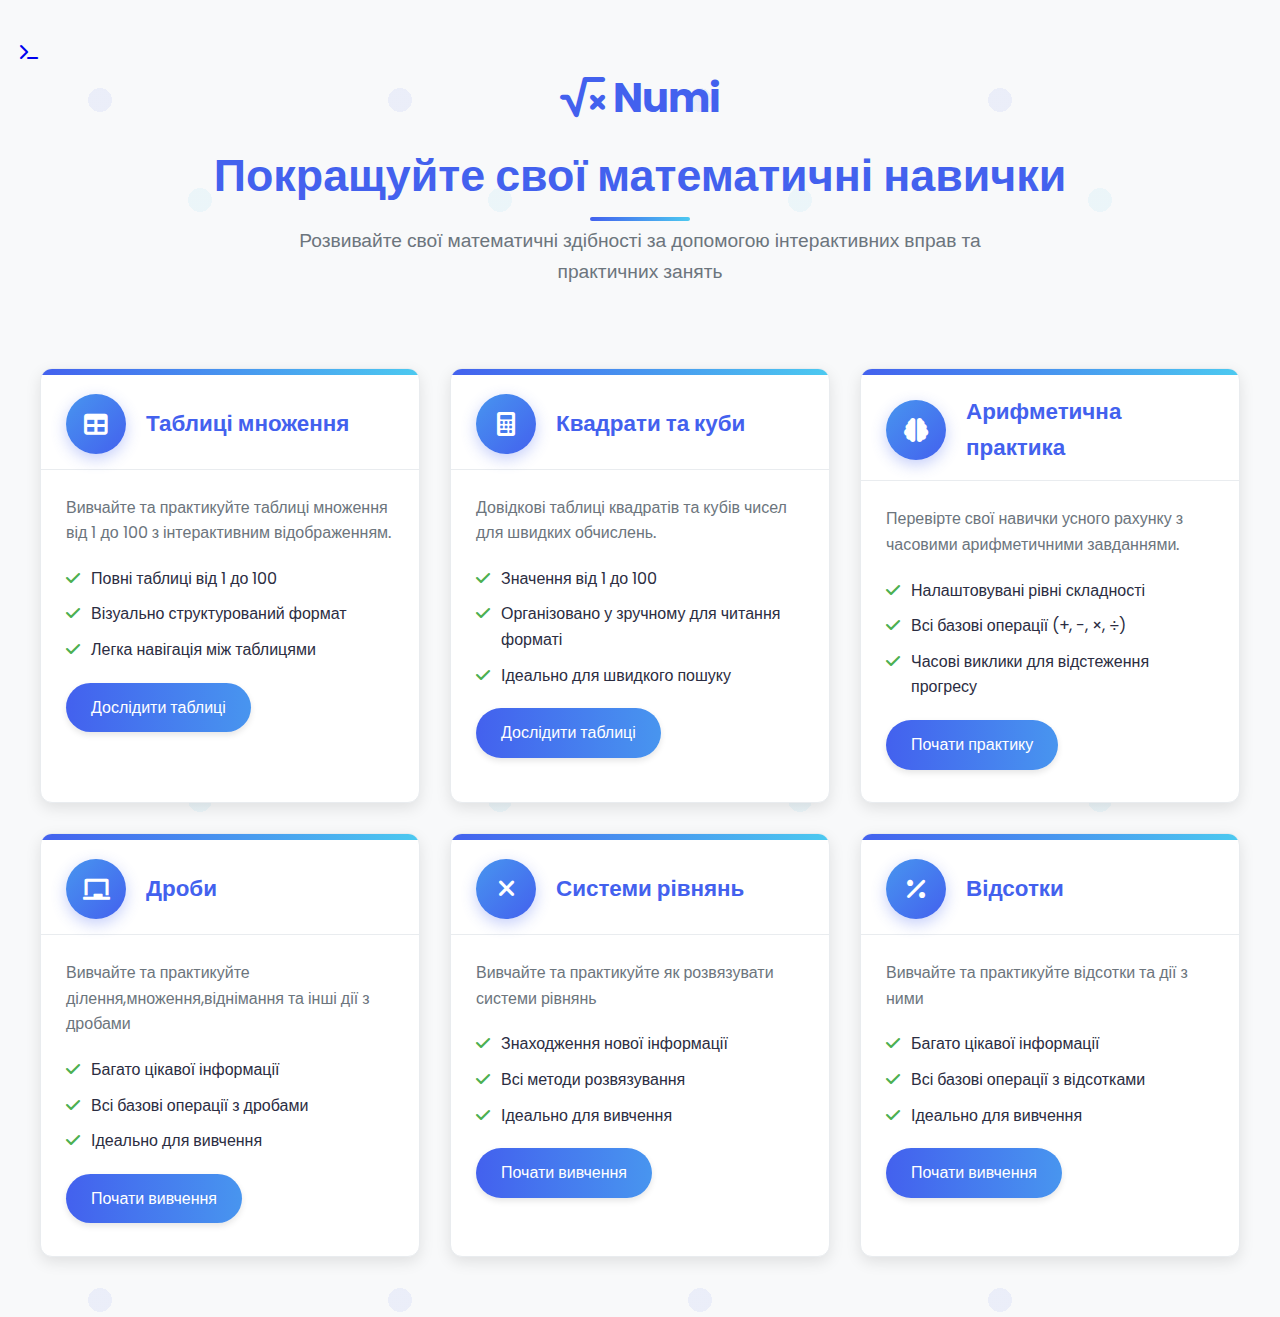
<file: index.html>
<!DOCTYPE html>
<html lang="uk">
<head>
    <meta charset="UTF-8">
    <meta name="viewport" content="width=device-width, initial-scale=1.0">
    <title>Numi - Покращуйте свої математичні навички</title>
    <link rel="stylesheet" href="https://fonts.googleapis.com/css2?family=Poppins:wght@300;400;500;600;700&display=swap">
    <link rel="stylesheet" href="https://cdnjs.cloudflare.com/ajax/libs/font-awesome/6.0.0/css/all.min.css">
    <a href="pages/CodeSpace.html" class="code-button" title="Code Space">
  <i class="fas fa-terminal"></i>
</a>
    <style>
        :root {
            --primary-color: #4361ee;
            --primary-light: #4895ef;
            --secondary-color: #3f37c9;
            --accent-color: #4cc9f0;
            --background-color: #f8f9fa;
            --surface-color: #ffffff;
            --text-primary: #2b2d42;
            --text-secondary: #6c757d;
            --border-color: #e9ecef;
            --success-color: #4caf50;
            --hover-color: #f0f7ff;
            --shadow-sm: 0 2px 4px rgba(0, 0, 0, 0.05);
            --shadow-md: 0 5px 15px rgba(0, 0, 0, 0.1);
            --border-radius: 12px;
            --transition: all 0.3s ease;
        }

        * {
            margin: 0;
            padding: 0;
            box-sizing: border-box;
        }

        body {
            font-family: 'Poppins', sans-serif;
            background-color: var(--background-color);
            color: var(--text-primary);
            line-height: 1.6;
            background-image: 
                radial-gradient(circle at 100px 100px, rgba(67, 97, 238, 0.07) 12px, transparent 12px),
                radial-gradient(circle at 200px 200px, rgba(76, 201, 240, 0.07) 12px, transparent 12px);
            background-size: 300px 300px;
            padding: 40px 20px;
        }

        .container {
            max-width: 1200px;
            margin: 0 auto;
        }

        header {
            
            text-align: center;
            margin-bottom: 60px;
            position: relative;
        }

        .logo {
            font-size: 2.5rem;
            font-weight: 700;
            color: var(--primary-color);
            margin-bottom: 10px;
        }

        .tagline {
            font-size: 1.2rem;
            color: var(--text-secondary);
            max-width: 700px;
            margin: 0 auto;
        }

        h1 {
            font-size: 2.8rem;
            font-weight: 700;
            color: var(--primary-color);
            margin-bottom: 15px;
            position: relative;
            display: inline-block;
        }

        h1::after {
            content: "";
            position: absolute;
            bottom: -10px;
            left: 50%;
            transform: translateX(-50%);
            width: 100px;
            height: 4px;
            background: linear-gradient(to right, var(--primary-color), var(--accent-color));
            border-radius: 2px;
        }

        .cards-container {
            display: grid;
            grid-template-columns: repeat(auto-fit, minmax(300px, 1fr));
            gap: 30px;
            padding: 20px 0;
        }

        .card {
            background-color: var(--surface-color);
            border-radius: var(--border-radius);
            box-shadow: var(--shadow-md);
            overflow: hidden;
            transition: var(--transition);
            position: relative;
            display: flex;
            flex-direction: column;
            height: 100%;
            border: 1px solid var(--border-color);
            text-decoration: none;
            color: inherit;
        }

        .card:hover {
            transform: translateY(-10px);
            box-shadow: 0 15px 30px rgba(0, 0, 0, 0.15);
        }

        .card::before {
            content: '';
            position: absolute;
            top: 0;
            left: 0;
            right: 0;
            height: 6px;
            background: linear-gradient(to right, var(--primary-color), var(--accent-color));
            z-index: 1;
        }

        .card-header {
            padding: 25px 25px 15px;
            display: flex;
            align-items: center;
            border-bottom: 1px solid var(--border-color);
        }

        .card-icon {
            width: 60px;
            height: 60px;
            display: flex;
            align-items: center;
            justify-content: center;
            background: linear-gradient(135deg, var(--primary-light), var(--primary-color));
            color: white;
            border-radius: 50%;
            font-size: 1.5rem;
            margin-right: 20px;
            flex-shrink: 0;
            box-shadow: 0 5px 15px rgba(67, 97, 238, 0.3);
        }

        .card-title {
            font-size: 1.4rem;
            font-weight: 600;
            color: var(--primary-color);
        }

        .card-body {
            padding: 25px;
            flex-grow: 1;
        }

        .card-description {
            color: var(--text-secondary);
            margin-bottom: 20px;
            font-size: 1rem;
        }

        .card-features {
            list-style: none;
            margin-bottom: 20px;
        }

        .card-features li {
            margin-bottom: 10px;
            position: relative;
            padding-left: 25px;
        }

        .card-features li::before {
            content: '\f00c';
            font-family: 'Font Awesome 6 Free';
            font-weight: 900;
            position: absolute;
            left: 0;
            color: var(--success-color);
        }

        .btn {
            display: inline-block;
            padding: 12px 25px;
            background: linear-gradient(to right, var(--primary-color), var(--primary-light));
            color: white;
            border: none;
            border-radius: 50px;
            cursor: pointer;
            font-family: inherit;
            font-weight: 500;
            font-size: 1rem;
            text-decoration: none;
            text-align: center;
            transition: var(--transition);
            box-shadow: 0 3px 6px rgba(0, 0, 0, 0.1);
            margin-top: auto;
        }

        .btn:hover {
            transform: translateY(-2px);
            box-shadow: 0 5px 12px rgba(0, 0, 0, 0.15);
        }

        .footer {
            margin-top: 80px;
            text-align: center;
            padding: 20px 0;
            color: var(--text-secondary);
            border-top: 1px solid var(--border-color);
        }

        @keyframes pulse {
            0% {
                box-shadow: 0 0 0 0 rgba(67, 97, 238, 0.4);
            }
            70% {
                box-shadow: 0 0 0 10px rgba(67, 97, 238, 0);
            }
            100% {
                box-shadow: 0 0 0 0 rgba(67, 97, 238, 0);
            }
        }

        /* Animation for card hover */
        .card .btn {
            position: relative;
            overflow: hidden;
        }

        .card .btn::after {
            content: "";
            position: absolute;
            top: 0;
            left: 0;
            width: 100%;
            height: 100%;
            background-color: rgba(255, 255, 255, 0.2);
            transform: translateX(-100%);
            transition: transform 0.5s;
        }

        .card:hover .btn::after {
            transform: translateX(100%);
        }

        /* Responsive adjustments */
        @media (max-width: 991px) {
            .cards-container {
                grid-template-columns: repeat(2, 1fr);
            }
        }

        @media (max-width: 768px) {
            h1 {
                font-size: 2.3rem;
            }
            .logo {
                font-size: 2rem;
            }
            .tagline {
                font-size: 1.1rem;
            }
            .cards-container {
                grid-template-columns: 1fr;
                max-width: 500px;
                margin: 0 auto;
            }
            .card-header {
                padding: 20px 20px 10px;
            }
            .card-body {
                padding: 20px;
            }
        }
    </style>
</head>
<body>
    <div class="container">
        <header>
            <div class="logo">
                <i class="fas fa-square-root-alt"></i> Numi
            </div>
            <h1>Покращуйте свої математичні навички</h1>
            <p class="tagline">Розвивайте свої математичні здібності за допомогою інтерактивних вправ та практичних занять</p>
        </header>

        <div class="cards-container">
            <!-- Card 1: Таблиці множення -->
            <a href="pages/MultiplicationTables.html" class="card">
                <div class="card-header">
                    <div class="card-icon">
                        <i class="fas fa-table"></i>
                    </div>
                    <h2 class="card-title">Таблиці множення</h2>
                </div>
                <div class="card-body">
                    <p class="card-description">
                        Вивчайте та практикуйте таблиці множення від 1 до 100 з інтерактивним відображенням.
                    </p>
                    <ul class="card-features">
                        <li>Повні таблиці від 1 до 100</li>
                        <li>Візуально структурований формат</li>
                        <li>Легка навігація між таблицями</li>
                    </ul>
                    <div class="btn">Дослідити таблиці</div>
                </div>
            </a>

            <!-- Card 2: Квадрати та куби -->
            <a href="pages/SquareCubes.html" class="card">
                <div class="card-header">
                    <div class="card-icon">
                        <i class="fas fa-calculator"></i>
                    </div>
                    <h2 class="card-title">Квадрати та куби</h2>
                </div>
                <div class="card-body">
                    <p class="card-description">
                        Довідкові таблиці квадратів та кубів чисел для швидких обчислень.
                    </p>
                    <ul class="card-features">
                        <li>Значення від 1 до 100</li>
                        <li>Організовано у зручному для читання форматі</li>
                        <li>Ідеально для швидкого пошуку</li>
                    </ul>
                    <div class="btn">Дослідити таблиці</div>
                </div>
            </a>

            <!-- Card 3: Арифметична практика -->
            <a href="pages/ArithmeticPractice.html" class="card">
                <div class="card-header">
                    <div class="card-icon">
                        <i class="fas fa-brain"></i>
                    </div>
                    <h2 class="card-title">Арифметична практика</h2>
                </div>
                <div class="card-body">
                    <p class="card-description">
                        Перевірте свої навички усного рахунку з часовими арифметичними завданнями.
                    </p>
                    <ul class="card-features">
                        <li>Налаштовувані рівні складності</li>
                        <li>Всі базові операції (+, -, ×, ÷)</li>
                        <li>Часові виклики для відстеження прогресу</li>
                    </ul>
                    <div class="btn">Почати практику</div>
                </div>
            </a>

            <!-- Card 4:Дроби -->
            <a href="pages/Fractions.html" class="card">
                <div class="card-header">
                    <div class="card-icon">
                        <i class="fas fa-chalkboard"></i>
                    </div>
                    <h2 class="card-title">Дроби</h2>
                </div>
                <div class="card-body">
                    <p class="card-description">
                        Вивчайте та практикуйте ділення,множення,віднімання та інші дії з дробами
                    </p>
                    <ul class="card-features">
                        <li>Багато цікавої інформації</li>
                        <li>Всі базові операції з дробами</li>
                        <li>Ідеально для вивчення</li>
                    </ul>
                    <div class="btn">Почати вивчення</div>
                </div>
            </a>
            <!-- Card 5:Системи рівнянь -->
            <a href="pages/systems.html" class="card">
                <div class="card-header">
                    <div class="card-icon">
                        <i class="fas fa-times"></i>
                    </div>
                    <h2 class="card-title">Системи рівнянь</h2>
                </div>
                <div class="card-body">
                    <p class="card-description">
                        Вивчайте та практикуйте як розвязувати системи рівнянь
                    </p>
                    <ul class="card-features">
                        <li>Знаходження нової інформації</li>
                        <li>Всі методи розвязування</li>
                        <li>Ідеально для вивчення</li>
                    </ul>
                    <div class="btn">Почати вивчення</div>
                </div>
            </a>

            <!-- Card 6: Відсотки -->
            <a href="pages/percentages.html" class="card">
                <div class="card-header">
                    <div class="card-icon">
                        <i class="fas fa-percent"></i>
                    </div>
                    <h2 class="card-title">Відсотки</h2>
                </div>
                <div class="card-body">
                    <p class="card-description">
                        Вивчайте та практикуйте відсотки та дії з ними
                    </p>
                    <ul class="card-features">
                        <li>Багато цікавої інформації</li>
                        <li>Всі базові операції з відсотками</li>
                        <li>Ідеально для вивчення</li>
                    </ul>
                    <div class="btn">Почати вивчення</div>
                </div>
            </a>

            
        </div>

    </div>
    
</body>
</html>
</file>
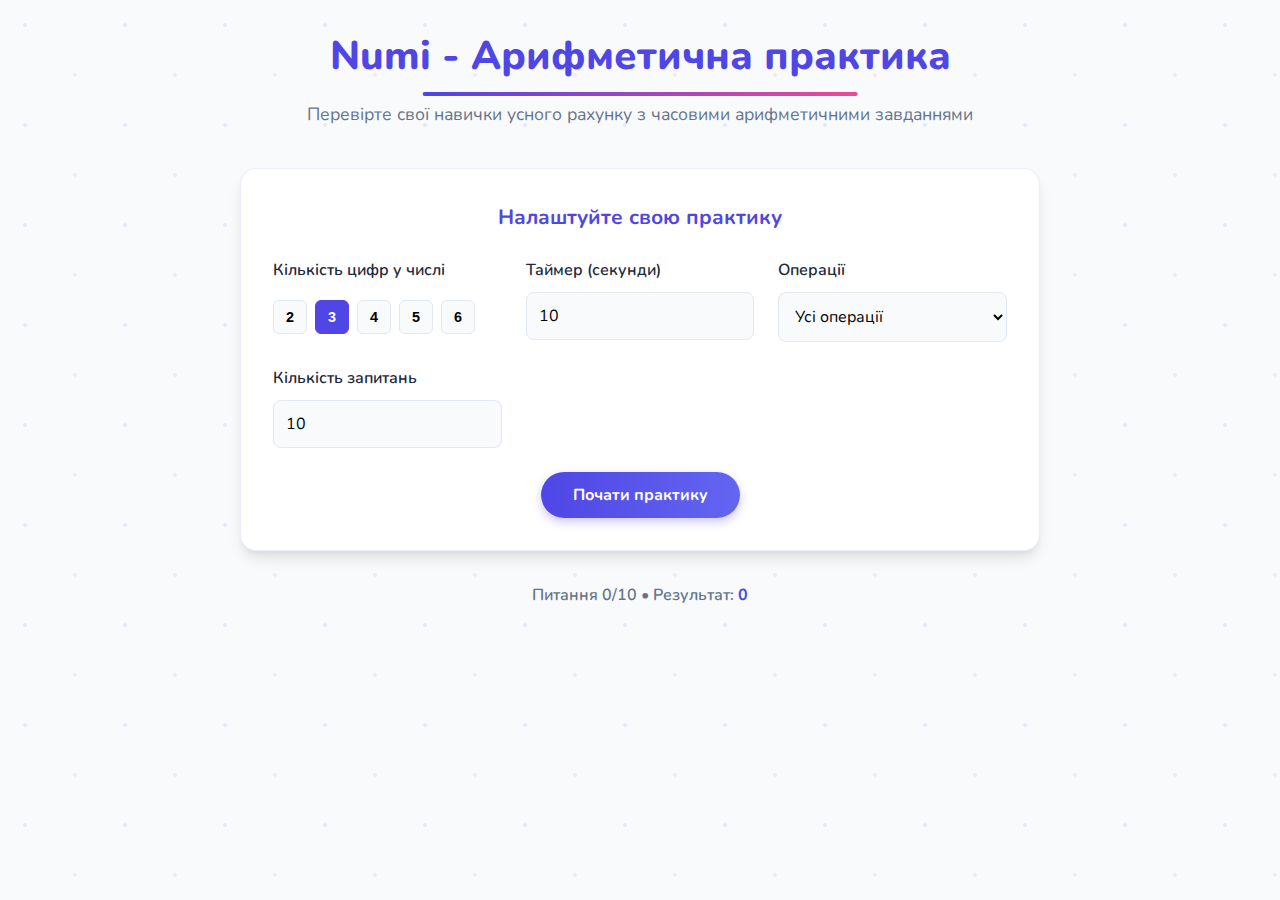
<file: pages/ArithmeticPractice.html>
<!DOCTYPE html>
<html lang="uk">

    <head>
        <meta charset="UTF-8">
        <meta name="viewport" content="width=device-width, initial-scale=1.0">
        <title>Numi - Арифметична практика</title>
        <link rel="stylesheet" href="https://fonts.googleapis.com/css2?family=Nunito:wght@400;600;700;800&display=swap">
        <style>
            :root {
                --primary: #4f46e5;
                --primary-light: #6366f1;
                --secondary: #ec4899;
                --accent: #8b5cf6;
                --bg-color: #f8fafc;
                --card-bg: #ffffff;
                --text-primary: #1e293b;
                --text-secondary: #64748b;
                --success: #10b981;
                --error: #ef4444;
                --warning: #f59e0b;
                --border-radius: 16px;
                --box-shadow: 0 10px 15px -3px rgba(0, 0, 0, 0.1), 0 4px 6px -2px rgba(0, 0, 0, 0.05);
            }

            * {
                margin: 0;
                padding: 0;
                box-sizing: border-box;
            }

            body {
                font-family: 'Nunito', sans-serif;
                background-color: var(--bg-color);
                color: var(--text-primary);
                line-height: 1.6;
                padding: 1.5rem;
                min-height: 100vh;
                background-image:
                    radial-gradient(circle at 25px 25px, rgba(79, 70, 229, 0.1) 2%, transparent 0%),
                    radial-gradient(circle at 75px 75px, rgba(236, 72, 153, 0.1) 2%, transparent 0%);
                background-size: 100px 100px;
                display: flex;
                flex-direction: column;
                align-items: center;
                justify-content: flex-start;
            }

            .container {
                max-width: 800px;
                width: 100%;
                margin: 0 auto;
            }

            header {
                text-align: center;
                margin-bottom: 2.5rem;
            }

            h1 {
                font-size: 2.5rem;
                font-weight: 800;
                color: var(--primary);
                margin-bottom: 0.75rem;
                position: relative;
                display: inline-block;
            }

            h1::after {
                content: "";
                position: absolute;
                bottom: -8px;
                left: 50%;
                transform: translateX(-50%);
                width: 70%;
                height: 4px;
                background: linear-gradient(to right, var(--primary), var(--secondary));
                border-radius: 2px;
            }

            .subtitle {
                color: var(--text-secondary);
                font-size: 1.1rem;
            }

            .settings-card {
                background-color: var(--card-bg);
                border-radius: var(--border-radius);
                box-shadow: var(--box-shadow);
                padding: 2rem;
                margin-bottom: 2rem;
                border: 1px solid rgba(79, 70, 229, 0.1);
            }

            .settings-title {
                font-size: 1.3rem;
                font-weight: 700;
                color: var(--primary);
                margin-bottom: 1.5rem;
                text-align: center;
            }

            .settings-grid {
                display: grid;
                grid-template-columns: repeat(auto-fit, minmax(200px, 1fr));
                gap: 1.5rem;
                margin-bottom: 1.5rem;
            }

            .setting-group {
                display: flex;
                flex-direction: column;
            }

            .setting-label {
                font-weight: 600;
                margin-bottom: 0.5rem;
                color: var(--text-primary);
            }

            select,
            input[type="number"] {
                padding: 0.75rem;
                border-radius: 8px;
                border: 1px solid #e2e8f0;
                font-size: 1rem;
                font-family: inherit;
                background-color: #f8fafc;
                transition: border-color 0.2s, box-shadow 0.2s;
            }

            select:focus,
            input:focus {
                outline: none;
                border-color: var(--primary-light);
                box-shadow: 0 0 0 3px rgba(99, 102, 241, 0.2);
            }

            .actions {
                display: flex;
                justify-content: center;
                gap: 1rem;
            }

            .btn {
                padding: 0.75rem 2rem;
                border-radius: 50px;
                border: none;
                font-size: 1rem;
                font-weight: 700;
                cursor: pointer;
                transition: all 0.2s ease;
                font-family: inherit;
            }

            .btn-primary {
                background: linear-gradient(to right, var(--primary), var(--primary-light));
                color: white;
                box-shadow: 0 4px 10px rgba(79, 70, 229, 0.3);
            }

            .btn-primary:hover {
                transform: translateY(-2px);
                box-shadow: 0 6px 15px rgba(79, 70, 229, 0.4);
            }

            .btn-primary:active {
                transform: translateY(0);
            }

            .question-card {
                background-color: var(--card-bg);
                border-radius: var(--border-radius);
                box-shadow: var(--box-shadow);
                padding: 2.5rem;
                margin-bottom: 2rem;
                text-align: center;
                border: 1px solid rgba(79, 70, 229, 0.1);
                display: none;
                position: relative;
                overflow: hidden;
            }

            .question {
                font-size: 2.5rem;
                font-weight: 700;
                margin-bottom: 1.5rem;
                overflow-wrap: break-word;
            }

            .answer {
                font-size: 2rem;
                font-weight: 700;
                color: var(--success);
                margin-top: 1.5rem;
                opacity: 0;
                transform: translateY(20px);
                transition: opacity 0.5s, transform 0.5s;
                overflow-wrap: break-word;
            }

            .answer.show {
                opacity: 1;
                transform: translateY(0);
            }

            .timer-container {
                width: 100%;
                height: 8px;
                background-color: #e2e8f0;
                border-radius: 4px;
                margin-bottom: 2rem;
                overflow: hidden;
            }

            .timer-bar {
                height: 100%;
                width: 100%;
                background: linear-gradient(to right, var(--primary), var(--secondary));
                transform-origin: left;
                transition: transform linear;
            }

            .next-btn {
                display: none;
                margin-top: 1.5rem;
            }

            .progress {
                text-align: center;
                font-weight: 600;
                color: var(--text-secondary);
                margin-top: 1rem;
            }

            .score {
                font-weight: 700;
                color: var(--primary);
            }

            .pulse {
                animation: pulse 2s infinite;
            }

            .digit-selection {
                display: flex;
                flex-wrap: wrap;
                gap: 0.5rem;
                margin-top: 0.5rem;
            }

            .digit-btn {
                padding: 0.5rem 0.75rem;
                border-radius: 6px;
                border: 1px solid #e2e8f0;
                background-color: #f8fafc;
                font-size: 0.9rem;
                font-weight: 600;
                cursor: pointer;
                transition: all 0.2s;
            }

            .digit-btn.selected {
                background-color: var(--primary);
                color: white;
                border-color: var(--primary);
            }

            @keyframes pulse {
                0% {
                    box-shadow: 0 0 0 0 rgba(99, 102, 241, 0.5);
                }

                70% {
                    box-shadow: 0 0 0 10px rgba(99, 102, 241, 0);
                }

                100% {
                    box-shadow: 0 0 0 0 rgba(99, 102, 241, 0);
                }
            }

            @keyframes fadeIn {
                from {
                    opacity: 0;
                    transform: translateY(20px);
                }

                to {
                    opacity: 1;
                    transform: translateY(0);
                }
            }

            @media (max-width: 640px) {
                h1 {
                    font-size: 2rem;
                }

                .settings-card,
                .question-card {
                    padding: 1.5rem;
                }

                .question {
                    font-size: 2rem;
                }

                .answer {
                    font-size: 1.8rem;
                }

                .digit-selection {
                    justify-content: center;
                }
            }
        </style>
    </head>

    <body>
        <div class="container">
            <header>
                <h1>Numi - Арифметична практика</h1>
                <p class="subtitle">Перевірте свої навички усного рахунку з часовими арифметичними завданнями</p>
            </header>

            <div class="settings-card" id="settingsCard">
                <h2 class="settings-title">Налаштуйте свою практику</h2>

                <div class="settings-grid">
                    <div class="setting-group">
                        <label class="setting-label">Кількість цифр у числі</label>
                        <div class="digit-selection" id="digitSelection">
                            <button class="digit-btn" data-value="2">2</button>
                            <button class="digit-btn selected" data-value="3">3</button>
                            <button class="digit-btn" data-value="4">4</button>
                            <button class="digit-btn" data-value="5">5</button>
                            <button class="digit-btn" data-value="6">6</button>
                        </div>
                    </div>

                    <div class="setting-group">
                        <label class="setting-label" for="timerDuration">Таймер (секунди)</label>
                        <input type="number" id="timerDuration" min="3" max="60" value="10">
                    </div>

                    <div class="setting-group">
                        <label class="setting-label" for="operations">Операції</label>
                        <select id="operations">
                            <option value="all">Усі операції</option>
                            <option value="add">Додавання (+)</option>
                            <option value="subtract">Віднімання (-)</option>
                            <option value="multiply">Множення (×)</option>
                            <option value="divide">Ділення (÷)</option>
                            <option value="add-subtract">Додавання & Віднімання</option>
                            <option value="multiply-divide">Множення & Ділення</option>
                        </select>
                    </div>

                    <div class="setting-group">
                        <label class="setting-label" for="questionCount">Кількість запитань</label>
                        <input type="number" id="questionCount" min="5" max="50" value="10">
                    </div>
                </div>

                <div class="actions">
                    <button id="startBtn" class="btn btn-primary pulse">Почати практику</button>
                </div>
            </div>

            <div class="question-card" id="questionCard">
                <div class="timer-container">
                    <div class="timer-bar" id="timerBar"></div>
                </div>

                <div class="question" id="question"></div>
                <div class="answer" id="answer"><span id="answerValue"></span></div>

                <div class="actions">
                    <button id="nextBtn" class="btn btn-primary next-btn">Наступне питання</button>
                </div>
            </div>

            <div class="progress" id="progress">
                Питання <span id="currentQuestion">0</span>/<span id="totalQuestions">0</span> •
                Результат: <span id="score" class="score">0</span>
            </div>
        </div>

        <script>

const settingsCard = document.getElementById('settingsCard');
const questionCard = document.getElementById('questionCard');
const questionEl = document.getElementById('question');
const answerEl = document.getElementById('answer');
const answerValueEl = document.getElementById('answerValue');
const timerBar = document.getElementById('timerBar');
const startBtn = document.getElementById('startBtn');
const nextBtn = document.getElementById('nextBtn');
const progressEl = document.getElementById('progress');
const currentQuestionEl = document.getElementById('currentQuestion');
const totalQuestionsEl = document.getElementById('totalQuestions');
const scoreEl = document.getElementById('score');
const digitButtons = document.querySelectorAll('.digit-btn');


const digitSelection = document.getElementById('digitSelection');
const timerDurationInput = document.getElementById('timerDuration');
const operationsSelect = document.getElementById('operations');
const questionCountInput = document.getElementById('questionCount');

let currentQuestion = 0;
let totalQuestions = 10;
let score = 0;
let timerDuration = 10;
let currentAnswer = 0;
let timerInterval;
let autoNextTimeout;
let selectedDigits = 3; 
let questionId = 0; 


startBtn.addEventListener('click', startPractice);
nextBtn.addEventListener('click', nextQuestion);


digitButtons.forEach(button => {
    button.addEventListener('click', function () {

        
        digitButtons.forEach(btn => btn.classList.remove('selected'));

        
        this.classList.add('selected');

        
        selectedDigits = parseInt(this.dataset.value);
    });
});


function initializeApp() {

    questionCard.style.display = 'none';
    nextBtn.style.display = 'none';

    
    currentQuestion = 0;
    score = 0;
    updateProgress();
}


function startPractice() {

    timerDuration = parseInt(timerDurationInput.value);
    const operations = operationsSelect.value;
    totalQuestions = parseInt(questionCountInput.value);

   
    if (timerDuration < 3 || timerDuration > 60) {
        alert('Тривалість таймера має бути від 3 до 60 секунд');
        return;
    }

    if (totalQuestions < 5 || totalQuestions > 50) {
        alert('Кількість запитань має бути від 5 до 50');
        return;
    }

   
    settingsCard.style.display = 'none';
    questionCard.style.display = 'block';
    questionCard.style.animation = 'fadeIn 0.5s forwards';

    
    currentQuestion = 0;
    score = 0;
    updateProgress();

    
    generateQuestion();
}


function generateQuestion() {
    
    if (timerInterval) {
        clearTimeout(timerInterval);
        timerInterval = null;
    }
    if (autoNextTimeout) {
        clearTimeout(autoNextTimeout);
        autoNextTimeout = null;
    }
   
    answerEl.classList.remove('show');
    nextBtn.style.display = 'none';

    
    currentQuestion++;
    questionId++;
    const thisQuestionId = questionId;
    updateProgress();

    
    const numberLength = selectedDigits;
    const operations = operationsSelect.value;

    const minNum = Math.pow(10, numberLength - 1);
    const maxNum = Math.pow(10, numberLength) - 1;

    let num1, num2, operation, operationSymbol;

    switch (operations) {
        case 'add':
            operation = 'addition';
            operationSymbol = '+';


            if (numberLength >= 5) {
                num1 = getRandomInt(minNum, maxNum);
                num2 = getRandomInt(minNum / 10, minNum * 2);
            } else {
                num1 = getRandomInt(minNum, maxNum);
                num2 = getRandomInt(minNum, maxNum);
            }

            currentAnswer = num1 + num2;
            break;

        case 'subtract':
            operation = 'subtraction';
            operationSymbol = '-';

            num1 = getRandomInt(minNum, maxNum);

            if (numberLength >= 5) {
                num2 = getRandomInt(minNum / 10, num1 / 2);
            } else {
                num2 = getRandomInt(minNum / 2, num1);
            }

            currentAnswer = num1 - num2;
            break;

        case 'multiply':
            operation = 'multiplication';
            operationSymbol = '×';

            
            if (numberLength >= 5) {
                
                num1 = getRandomInt(minNum / 10, maxNum / 5);
                num2 = getRandomInt(2, 20); 
            } else if (numberLength == 4) {
                num1 = getRandomInt(minNum / 5, maxNum / 2);
                num2 = getRandomInt(2, 50);
            } else if (numberLength == 3) {
                num1 = getRandomInt(minNum / 2, maxNum);
                num2 = getRandomInt(2, 100);
            } else {
                num1 = getRandomInt(minNum, maxNum);
                num2 = getRandomInt(2, minNum / 2);
            }

            currentAnswer = num1 * num2;
            break;

        case 'divide':
            operation = 'division';
            operationSymbol = '÷';

           
            if (numberLength >= 5) {
                currentAnswer = getRandomInt(minNum / 100, minNum / 10);
                num2 = getRandomInt(2, 15);
            } else if (numberLength >= 4) {
                currentAnswer = getRandomInt(minNum / 50, minNum / 5);
                num2 = getRandomInt(2, 20);
            } else {
                currentAnswer = getRandomInt(10, minNum / 2);
                num2 = getRandomInt(2, Math.min(50, minNum / 10));
            }

            num1 = currentAnswer * num2;
            break;

        case 'add-subtract':
            operation = Math.random() > 0.5 ? 'addition' : 'subtraction';
            operationSymbol = operation === 'addition' ? '+' : '-';

            if (operation === 'addition') {
        
                if (numberLength >= 5) {
                    num1 = getRandomInt(minNum, maxNum);
                    num2 = getRandomInt(minNum / 10, minNum * 2);
                } else {
                    num1 = getRandomInt(minNum, maxNum);
                    num2 = getRandomInt(minNum, maxNum);
                }
                currentAnswer = num1 + num2;
            } else {
                num1 = getRandomInt(minNum, maxNum);
             
                if (numberLength >= 5) {
                    num2 = getRandomInt(minNum / 10, num1 / 2);
                } else {
                    num2 = getRandomInt(minNum / 2, num1);
                }
                currentAnswer = num1 - num2;
            }
            break;

        case 'multiply-divide':
            operation = Math.random() > 0.5 ? 'multiplication' : 'division';
            operationSymbol = operation === 'multiplication' ? '×' : '÷';

            if (operation === 'multiplication') {
          
                if (numberLength >= 5) {
                    num1 = getRandomInt(minNum / 10, maxNum / 5);
                    num2 = getRandomInt(2, 20);
                } else if (numberLength == 4) {
                    num1 = getRandomInt(minNum / 5, maxNum / 2);
                    num2 = getRandomInt(2, 50);
                } else if (numberLength == 3) {
                    num1 = getRandomInt(minNum / 2, maxNum);
                    num2 = getRandomInt(2, 100);
                } else {
                    num1 = getRandomInt(minNum, maxNum);
                    num2 = getRandomInt(2, minNum / 2);
                }
                currentAnswer = num1 * num2;
            } else {
                
                if (numberLength >= 5) {
                    currentAnswer = getRandomInt(minNum / 100, minNum / 10);
                    num2 = getRandomInt(2, 15);
                } else if (numberLength >= 4) {
                    currentAnswer = getRandomInt(minNum / 50, minNum / 5);
                    num2 = getRandomInt(2, 20);
                } else {
                    currentAnswer = getRandomInt(10, minNum / 2);
                    num2 = getRandomInt(2, Math.min(50, minNum / 10));
                }
                num1 = currentAnswer * num2;
            }
            break;

        default: // 'all'
            const ops = ['addition', 'subtraction', 'multiplication', 'division'];
            operation = ops[Math.floor(Math.random() * ops.length)];

            if (operation === 'addition') {
                operationSymbol = '+';
                if (numberLength >= 5) {
                    num1 = getRandomInt(minNum, maxNum);
                    num2 = getRandomInt(minNum / 10, minNum * 2);
                } else {
                    num1 = getRandomInt(minNum, maxNum);
                    num2 = getRandomInt(minNum, maxNum);
                }
                currentAnswer = num1 + num2;
            } else if (operation === 'subtraction') {
                operationSymbol = '-';
                num1 = getRandomInt(minNum, maxNum);
                if (numberLength >= 5) {
                    num2 = getRandomInt(minNum / 10, num1 / 2);
                } else {
                    num2 = getRandomInt(minNum / 2, num1);
                }
                currentAnswer = num1 - num2;
            } else if (operation === 'multiplication') {
                operationSymbol = '×';
                if (numberLength >= 5) {
                    num1 = getRandomInt(minNum / 10, maxNum / 5);
                    num2 = getRandomInt(2, 20);
                } else if (numberLength == 4) {
                    num1 = getRandomInt(minNum / 5, maxNum / 2);
                    num2 = getRandomInt(2, 50);
                } else if (numberLength == 3) {
                    num1 = getRandomInt(minNum / 2, maxNum);
                    num2 = getRandomInt(2, 100);
                } else {
                    num1 = getRandomInt(minNum, maxNum);
                    num2 = getRandomInt(2, minNum / 2);
                }
                currentAnswer = num1 * num2;
            } else { 
                operationSymbol = '÷';
                if (numberLength >= 5) {
                    currentAnswer = getRandomInt(minNum / 100, minNum / 10);
                    num2 = getRandomInt(2, 15);
                } else if (numberLength >= 4) {
                    currentAnswer = getRandomInt(minNum / 50, minNum / 5);
                    num2 = getRandomInt(2, 20);
                } else {
                    currentAnswer = getRandomInt(10, minNum / 2);
                    num2 = getRandomInt(2, Math.min(50, minNum / 10));
                }
                num1 = currentAnswer * num2;
            }
    }

   
    questionEl.textContent = `${num1} ${operationSymbol} ${num2}`;

   
    startTimer(thisQuestionId);
    answerValueEl.textContent = '';
}

function startTimer(thisQuestionId) {
    
    timerBar.style.transition = 'none';
    timerBar.style.transform = 'scaleX(1)';
    void timerBar.offsetWidth;
    timerBar.style.transition = `transform ${timerDuration}s linear`;
    timerBar.style.transform = 'scaleX(0)';

    if (timerInterval) clearTimeout(timerInterval);
    timerInterval = setTimeout(() => showAnswer(thisQuestionId), timerDuration * 1000);
}

function showAnswer(thisQuestionId) {
    if (thisQuestionId !== questionId) return;
    answerValueEl.textContent = currentAnswer;
    answerEl.classList.add('show');
    nextBtn.style.display = 'block';

    if (currentQuestion >= totalQuestions) {
        nextBtn.textContent = 'Показати результат';
    }

    if (currentQuestion < totalQuestions) {
        autoNextTimeout = setTimeout(() => {
            if (answerEl.classList.contains('show') && questionCard.style.display !== 'none') {
                nextQuestion();
            }
        }, 2000);
    }
}


function nextQuestion() {

    if (timerInterval) {
        clearTimeout(timerInterval);
        timerInterval = null;
    }
    if (autoNextTimeout) {
        clearTimeout(autoNextTimeout);
        autoNextTimeout = null;
    }
    if (currentQuestion >= totalQuestions) {
        showFinalScore();
    } else {
        generateQuestion();
    }
}

function showFinalScore() {
    alert(`Практику завершено!\nВаш результат: ${score} з ${totalQuestions}`);

    
    settingsCard.style.display = 'block';
    questionCard.style.display = 'none';
    nextBtn.textContent = 'Наступне питання';


    currentQuestion = 0;
    score = 0;
    updateProgress();
}


function updateProgress() {
    currentQuestionEl.textContent = currentQuestion;
    totalQuestionsEl.textContent = totalQuestions;
    scoreEl.textContent = score;
}


function getRandomInt(min, max) {
    min = Math.ceil(min);
    max = Math.floor(max);
    return Math.floor(Math.random() * (max - min + 1)) + min;
}


initializeApp();
        
        </script>


    </body>

</html>
</file>
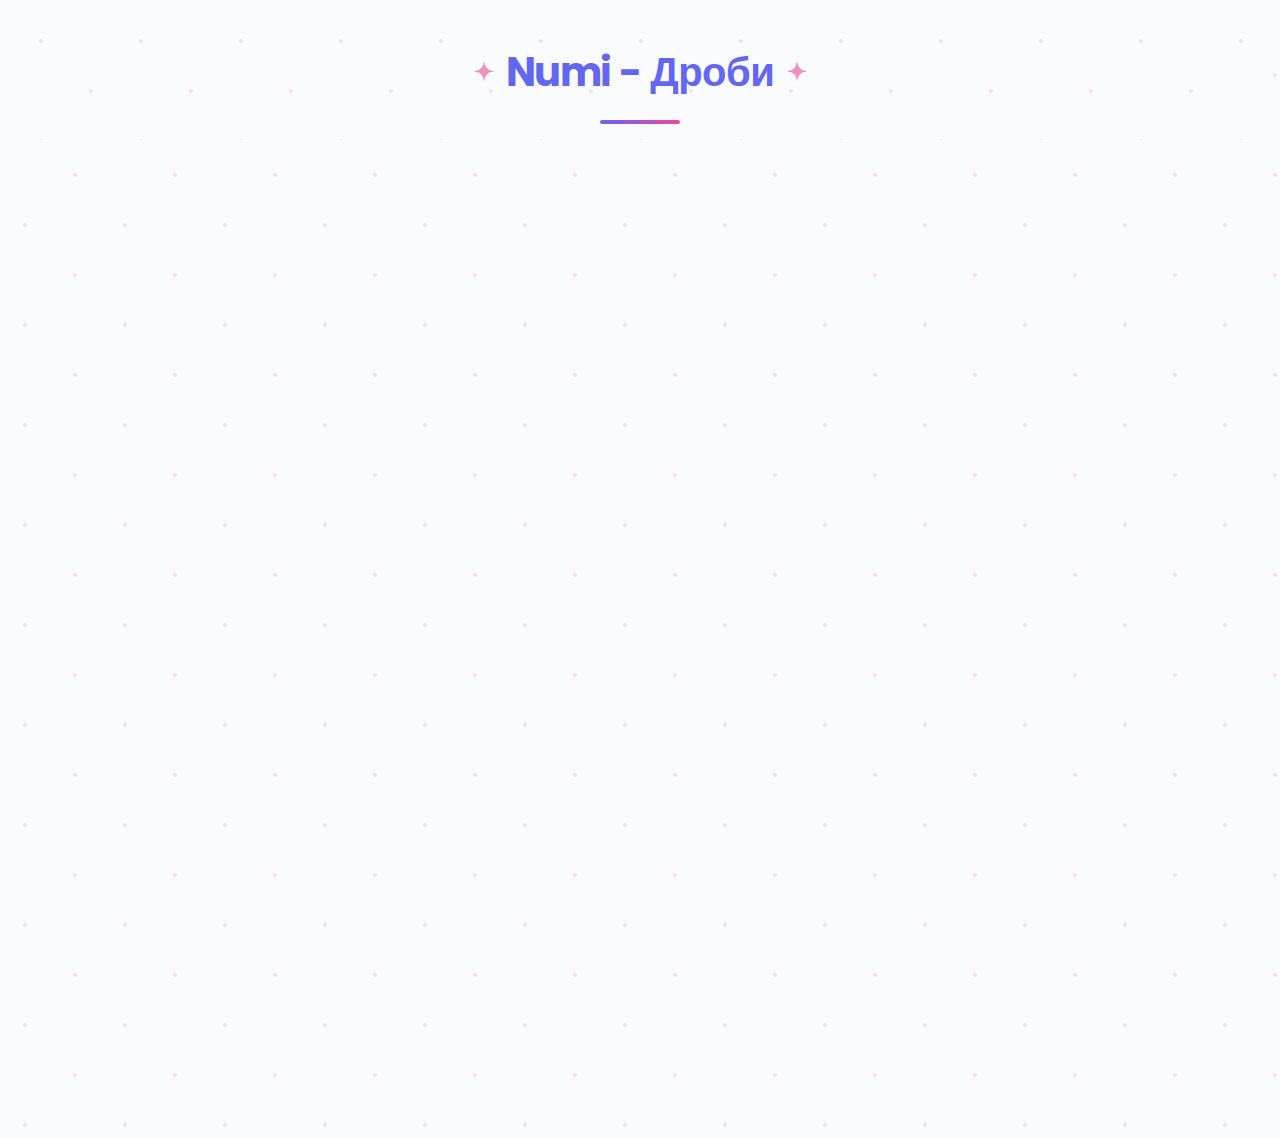
<file: pages/Fractions.html>
<!DOCTYPE html>
<html lang="uk">

<head>
    <meta charset="UTF-8">
    <meta name="viewport" content="width=device-width, initial-scale=1.0">
    <title>Numi - Дроби</title>
    <link rel="stylesheet" href="https://fonts.googleapis.com/css2?family=Poppins:wght@300;400;500;600;700&display=swap">
    <style>
        :root {
            --primary: #6366f1;
            --primary-dark: #4f46e5;
            --secondary: #ec4899;
            --accent: #8b5cf6;
            --bg-color: #f8fafc;
            --card-bg: #ffffff;
            --text-primary: #1e293b;
            --text-secondary: #64748b;
            --border-radius: 12px;
        }

        * {
            margin: 0;
            padding: 0;
            box-sizing: border-box;
        }

        body {
            font-family: 'Poppins', sans-serif;
            background-color: var(--bg-color);
            color: var(--text-primary);
            line-height: 1.6;
            max-width: 1400px;
            margin: 0 auto;
            padding: 1rem;
            background-image:
                radial-gradient(circle at 25px 25px, rgba(99, 102, 241, 0.15) 2%, transparent 0%),
                radial-gradient(circle at 75px 75px, rgba(236, 72, 153, 0.15) 2%, transparent 0%);
            background-size: 100px 100px;
        }

        .header {
            text-align: center;
            margin-bottom: 2rem;
            position: relative;
            padding-top: 1.5rem;
            position: relative;
            top: 0;
            background-color: var(--bg-color);
            z-index: 10;
            padding-bottom: 1rem;
            background-image:
                radial-gradient(circle at 25px 25px, rgba(99, 102, 241, 0.15) 2%, transparent 0%),
                radial-gradient(circle at 75px 75px, rgba(236, 72, 153, 0.15) 2%, transparent 0%);
            background-size: 100px 100px;
        }

        .header::after {
            content: "";
            display: block;
            width: 80px;
            height: 4px;
            background: linear-gradient(to right, var(--primary), var(--secondary));
            margin: 0.5rem auto 0;
            border-radius: 2px;
        }

        h1 {
            font-size: 2.5rem;
            font-weight: 700;
            color: var(--primary);
            letter-spacing: -0.5px;
            margin-bottom: 0.5rem;
            position: relative;
            display: inline-block;
        }

        h1::before,
        h1::after {
            content: "✦";
            font-size: 1.5rem;
            position: absolute;
            top: 50%;
            transform: translateY(-50%);
            color: var(--secondary);
            opacity: 0.6;
        }

        h1::before {
            left: -2rem;
        }

        h1::after {
            right: -2rem;
        }

        .fractions-container {
            display: grid;
            grid-template-columns: repeat(auto-fill, minmax(300px, 1fr));
            gap: 2rem;
            margin-bottom: 2.5rem;
        }

        .fraction-card {
            background-color: var(--card-bg);
            border-radius: var(--border-radius);
            box-shadow: 0 10px 15px -3px rgba(0, 0, 0, 0.1), 0 4px 6px -2px rgba(0, 0, 0, 0.05);
            padding: 1.5rem;
            transition: transform 0.3s ease, box-shadow 0.3s ease;
            position: relative;
            overflow: hidden;
            border: 1px solid rgba(99, 102, 241, 0.1);
        }

        .fraction-card::before {
            content: "";
            position: absolute;
            top: 0;
            left: 0;
            right: 0;
            height: 4px;
            background: linear-gradient(to right, var(--primary), var(--accent));
        }

        .fraction-card:hover {
            transform: translateY(-5px);
            box-shadow: 0 15px 25px -5px rgba(0, 0, 0, 0.1), 0 10px 10px -5px rgba(0, 0, 0, 0.04);
        }

        .fraction-card h2 {
            text-align: center;
            color: var(--primary);
            font-weight: 600;
            margin-bottom: 1.2rem;
            font-size: 1.3rem;
            padding-bottom: 0.75rem;
            border-bottom: 1px dashed rgba(99, 102, 241, 0.3);
        }

        .fraction-visual {
            text-align: center;
            font-size: 2rem;
            margin: 1rem 0;
            padding: 1rem;
            background-color: rgba(99, 102, 241, 0.05);
            border-radius: var(--border-radius);
        }

        .numerator {
            border-bottom: 2px solid var(--primary);
            padding-bottom: 0.5rem;
            display: block;
        }

        .denominator {
            padding-top: 0.5rem;
            display: block;
        }

        .fraction-example {
            display: flex;
            justify-content: space-between;
            padding: 0.8rem 0;
            border-bottom: 1px solid rgba(0, 0, 0, 0.05);
            font-size: 1rem;
        }

        .fraction-example:last-child {
            border-bottom: none;
        }

        .operation {
            color: var(--secondary);
            font-weight: 600;
        }

        .result {
            font-weight: 600;
            color: var(--accent);
        }

        .explanation {
            margin-top: 1rem;
            color: var(--text-secondary);
            font-size: 0.9rem;
        }

        .back-to-top {
            position: fixed;
            bottom: 20px;
            right: 20px;
            padding: 12px;
            border-radius: 50%;
            background: linear-gradient(to right, var(--primary), var(--primary-dark));
            color: white;
            border: none;
            cursor: pointer;
            display: flex;
            align-items: center;
            justify-content: center;
            box-shadow: 0 4px 10px rgba(99, 102, 241, 0.3);
            opacity: 0;
            transition: opacity 0.3s, transform 0.3s;
            z-index: 100;
            transform: translateY(20px);
        }

        .back-to-top.visible {
            opacity: 1;
            transform: translateY(0);
        }

        .back-to-top:hover {
            transform: translateY(-5px);
        }

        .card-appear {
            animation: fadeInUp 0.6s ease forwards;
            opacity: 0;
            transform: translateY(20px);
        }

        @keyframes fadeInUp {
            to {
                opacity: 1;
                transform: translateY(0);
            }
        }

        @media (max-width: 768px) {
            body {
                padding: 1.5rem;
            }

            h1 {
                font-size: 2rem;
            }

            h1::before,
            h1::after {
                display: none;
            }

            .fractions-container {
                grid-template-columns: 1fr;
            }
        }
    </style>
</head>

<body>
    <div class="header">
        <h1>Numi - Дроби</h1>
    </div>

    <div class="fractions-container" id="fractionsContainer">
       
        <div class="fraction-card card-appear" style="animation-delay: 0.1s;">
            <h2>Основні дроби</h2>
            <div class="fraction-visual">
                <span class="numerator">3</span>
                <span class="denominator">4</span>
            </div>
            <div class="fraction-example">
                <span>Чисельник (верхнє число)</span>
                <span class="result">3</span>
            </div>
            <div class="fraction-example">
                <span>Знаменник (нижнє число)</span>
                <span class="result">4</span>
            </div>
            <div class="fraction-example">
                <span>Десятковий запис</span>
                <span class="result">0.75</span>
            </div>
            <div class="explanation">
                Дріб показує, скільки частин від цілого ми беремо.
            </div>
        </div>

       
        <div class="fraction-card card-appear" style="animation-delay: 0.2s;">
            <h2>Додавання дробів</h2>
            <div class="fraction-visual">
                <span class="numerator">1 + 1</span>
                <span class="denominator">4 &nbsp; 2</span>
            </div>
            <div class="fraction-example">
                <span>1/4 + 1/2 =</span>
                <span class="result">3/4</span>
            </div>
            <div class="explanation">
                Щоб додати дроби з різними знаменниками, потрібно привести їх до спільного знаменника.
            </div>
        </div>

        
        <div class="fraction-card card-appear" style="animation-delay: 0.3s;">
            <h2>Віднімання дробів</h2>
            <div class="fraction-visual">
                <span class="numerator">3 - 1</span>
                <span class="denominator">4 &nbsp; 2</span>
            </div>
            <div class="fraction-example">
                <span>3/4 - 1/2 =</span>
                <span class="result">1/4</span>
            </div>
            <div class="explanation">
                Аналогічно додаванню, але віднімаємо чисельники після приведення до спільного знаменника.
            </div>
        </div>

      
        <div class="fraction-card card-appear" style="animation-delay: 0.4s;">
            <h2>Множення дробів</h2>
            <div class="fraction-visual">
                <span class="numerator">2 × 3</span>
                <span class="denominator">3 &nbsp; 4</span>
            </div>
            <div class="fraction-example">
                <span>2/3 × 3/4 =</span>
                <span class="result">6/12 = 1/2</span>
            </div>
            <div class="explanation">
                Множимо чисельник з чисельником, знаменник з знаменником, потім спрощуємо.
            </div>
        </div>

  
        <div class="fraction-card card-appear" style="animation-delay: 0.5s;">
            <h2>Ділення дробів</h2>
            <div class="fraction-visual">
                <span class="numerator">2 ÷ 3</span>
                <span class="denominator">3 &nbsp; 4</span>
            </div>
            <div class="fraction-example">
                <span>2/3 ÷ 3/4 =</span>
                <span class="result">8/9</span>
            </div>
            <div class="explanation">
                Ділення замінюємо на множення на обернений дріб (перевертаємо другий дріб).
            </div>
        </div>

    
        <div class="fraction-card card-appear" style="animation-delay: 0.6s;">
            <h2>Скорочення дробів</h2>
            <div class="fraction-visual">
                <span class="numerator">6</span>
                <span class="denominator">8</span>
            </div>
            <div class="fraction-example">
                <span>6/8 =</span>
                <span class="result">3/4</span>
            </div>
            <div class="explanation">
                Ділимо чисельник і знаменник на їхній найбільший спільний дільник (НСД).
            </div>
        </div>
    </div>

    <button id="backToTopBtn" class="back-to-top" onclick="scrollToTop()">
        <svg xmlns="http://www.w3.org/2000/svg" width="24" height="24" viewBox="0 0 24 24" fill="none"
            stroke="currentColor" stroke-width="2" stroke-linecap="round" stroke-linejoin="round">
            <path d="M18 15l-6-6-6 6" />
        </svg>
    </button>

    <script>
   
        const backToTopBtn = document.getElementById('backToTopBtn');

   
        window.addEventListener('scroll', function () {
            if (window.pageYOffset > 300) {
                backToTopBtn.classList.add('visible');
            } else {
                backToTopBtn.classList.remove('visible');
            }
        });

     
        function scrollToTop() {
            window.scrollTo({
                top: 0,
                behavior: 'smooth'
            });
        }

        document.addEventListener('DOMContentLoaded', function() {
            const cards = document.querySelectorAll('.card-appear');
            cards.forEach((card, index) => {
                card.style.animationDelay = `${index * 0.1}s`;
            });
        });
    </script>
</body>

</html>
</file>
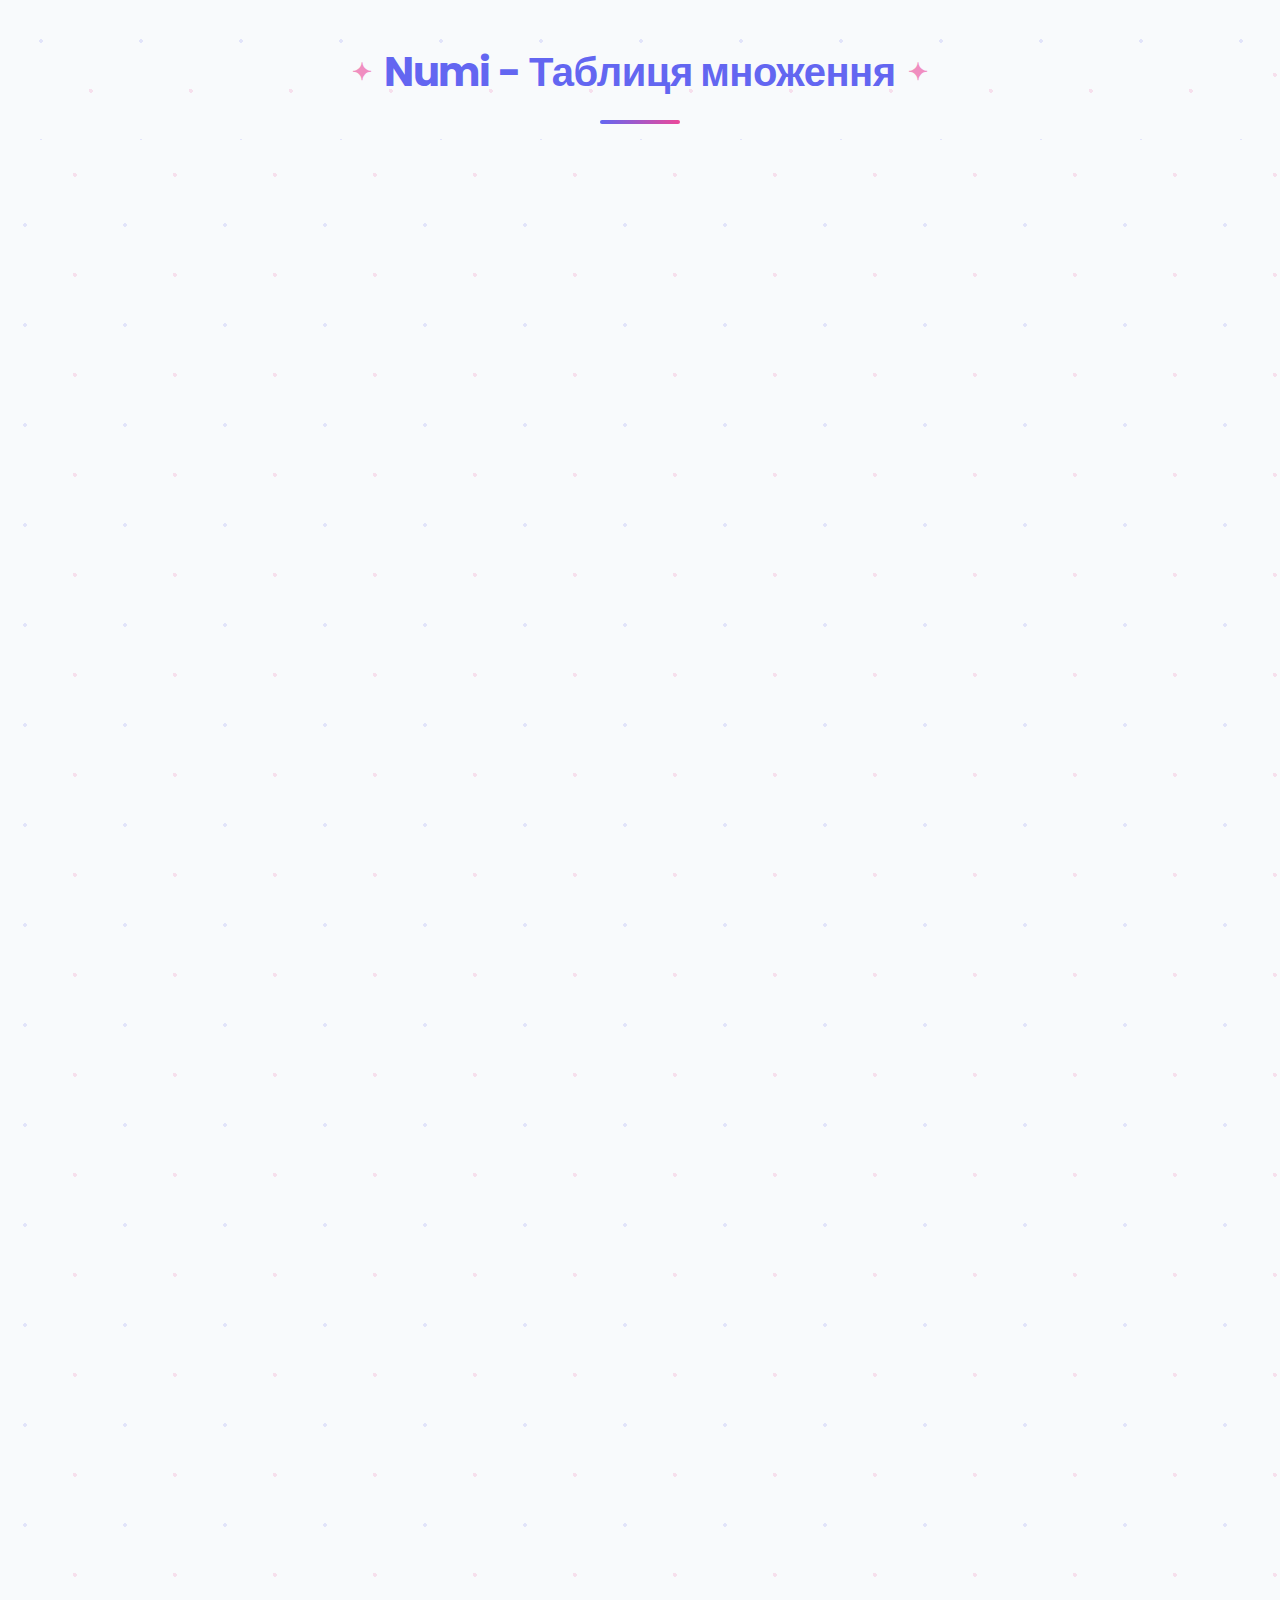
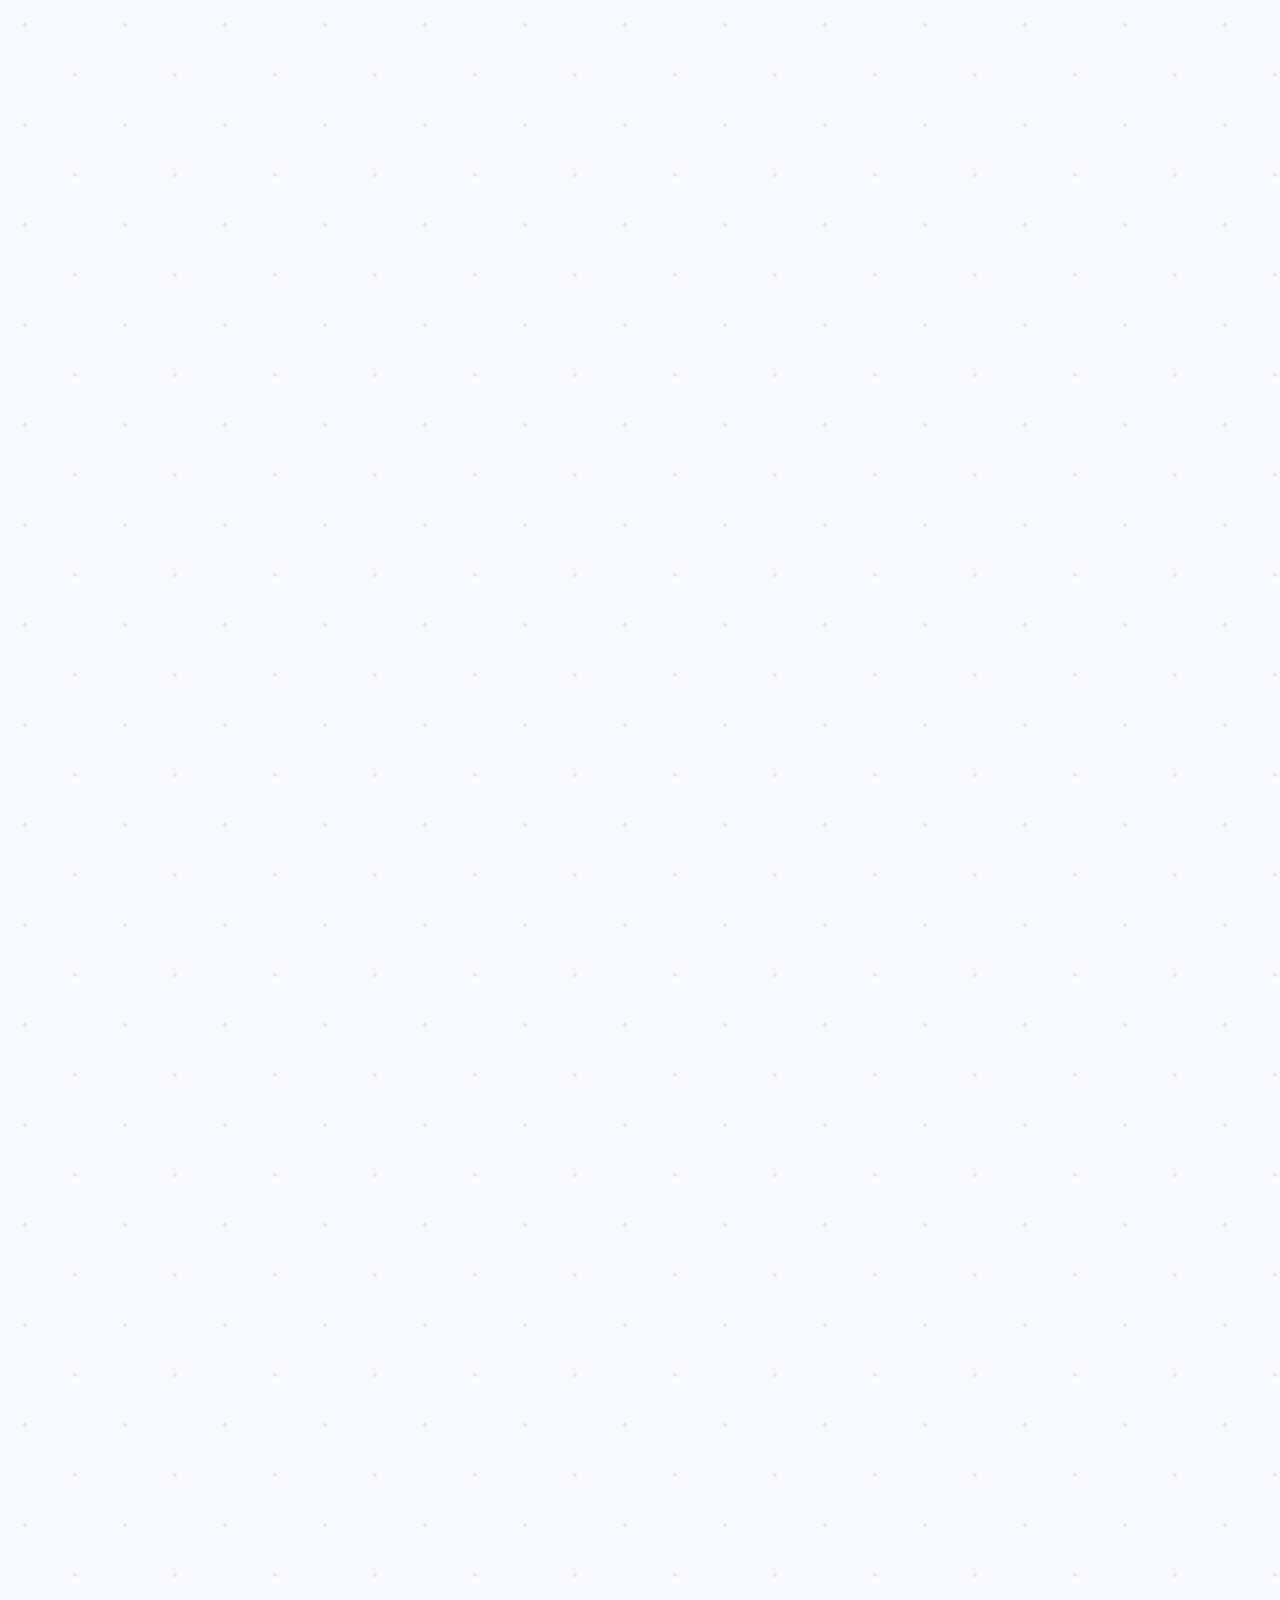
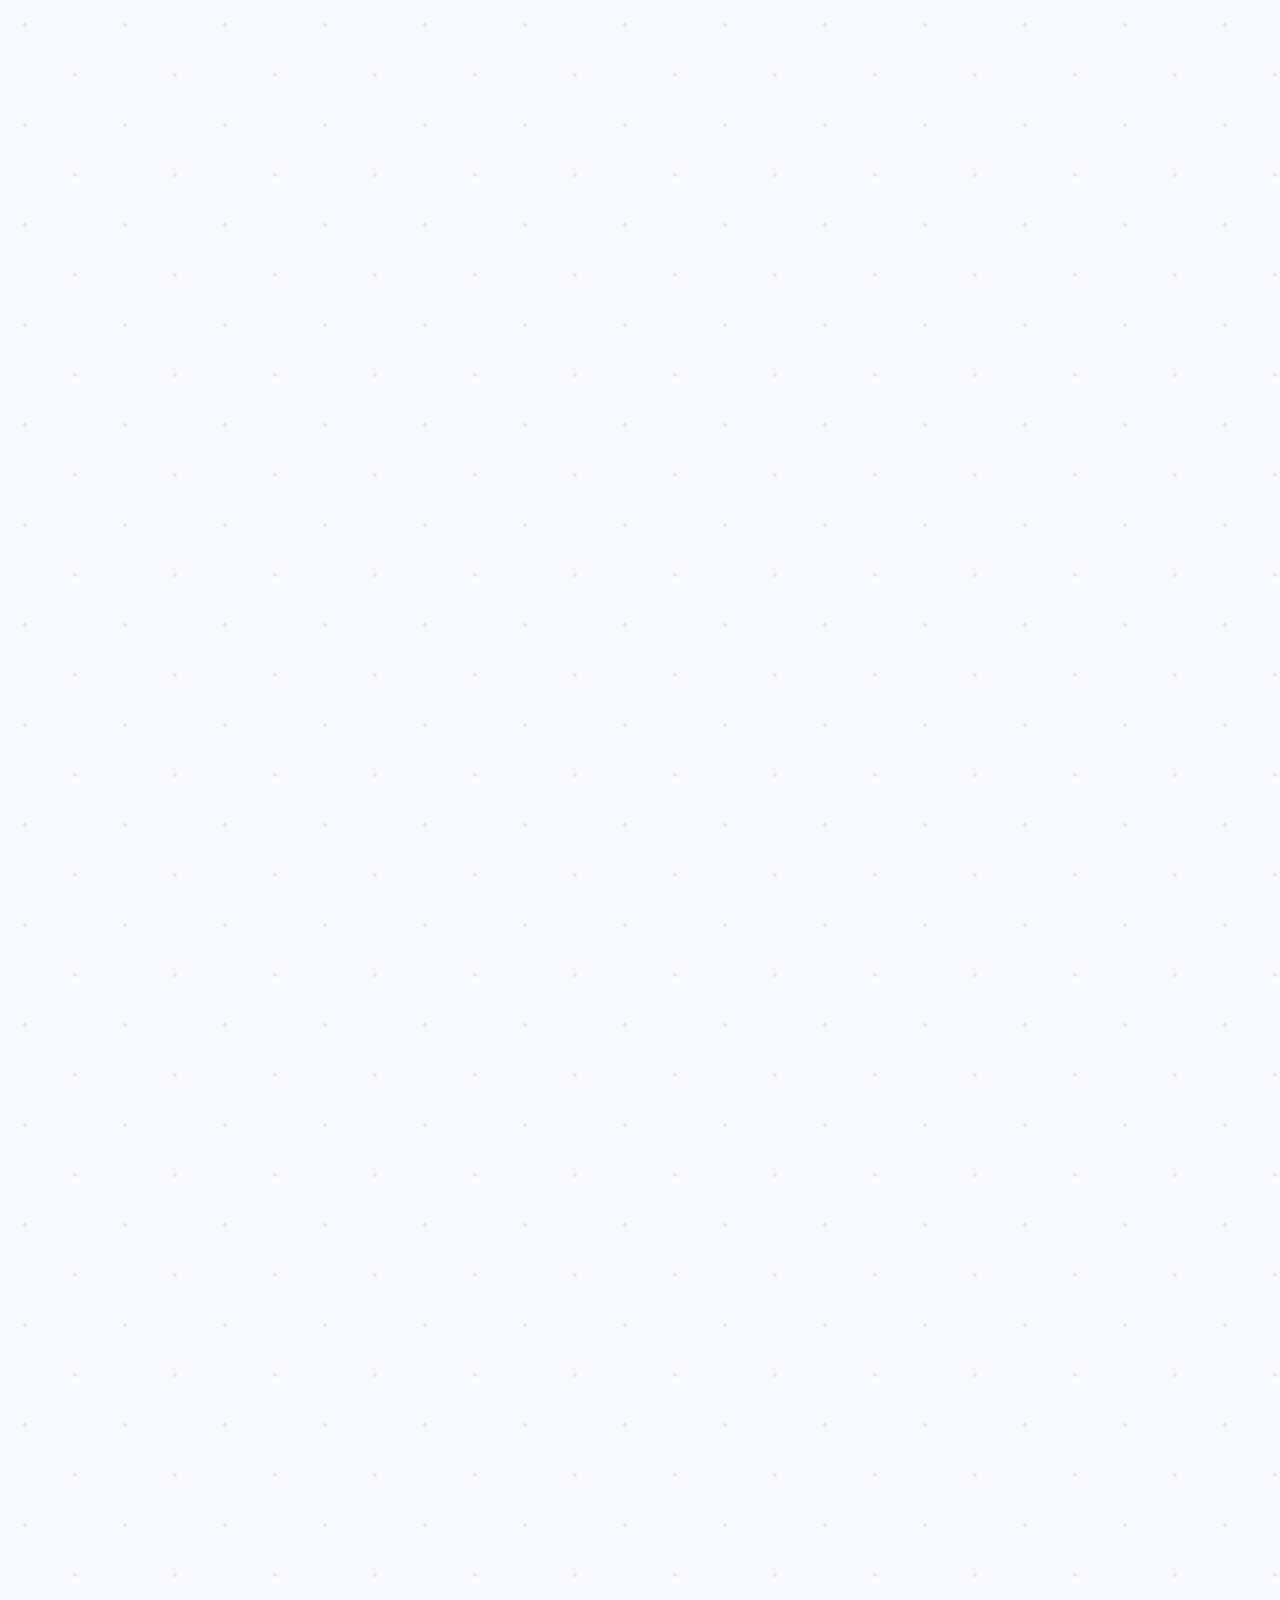
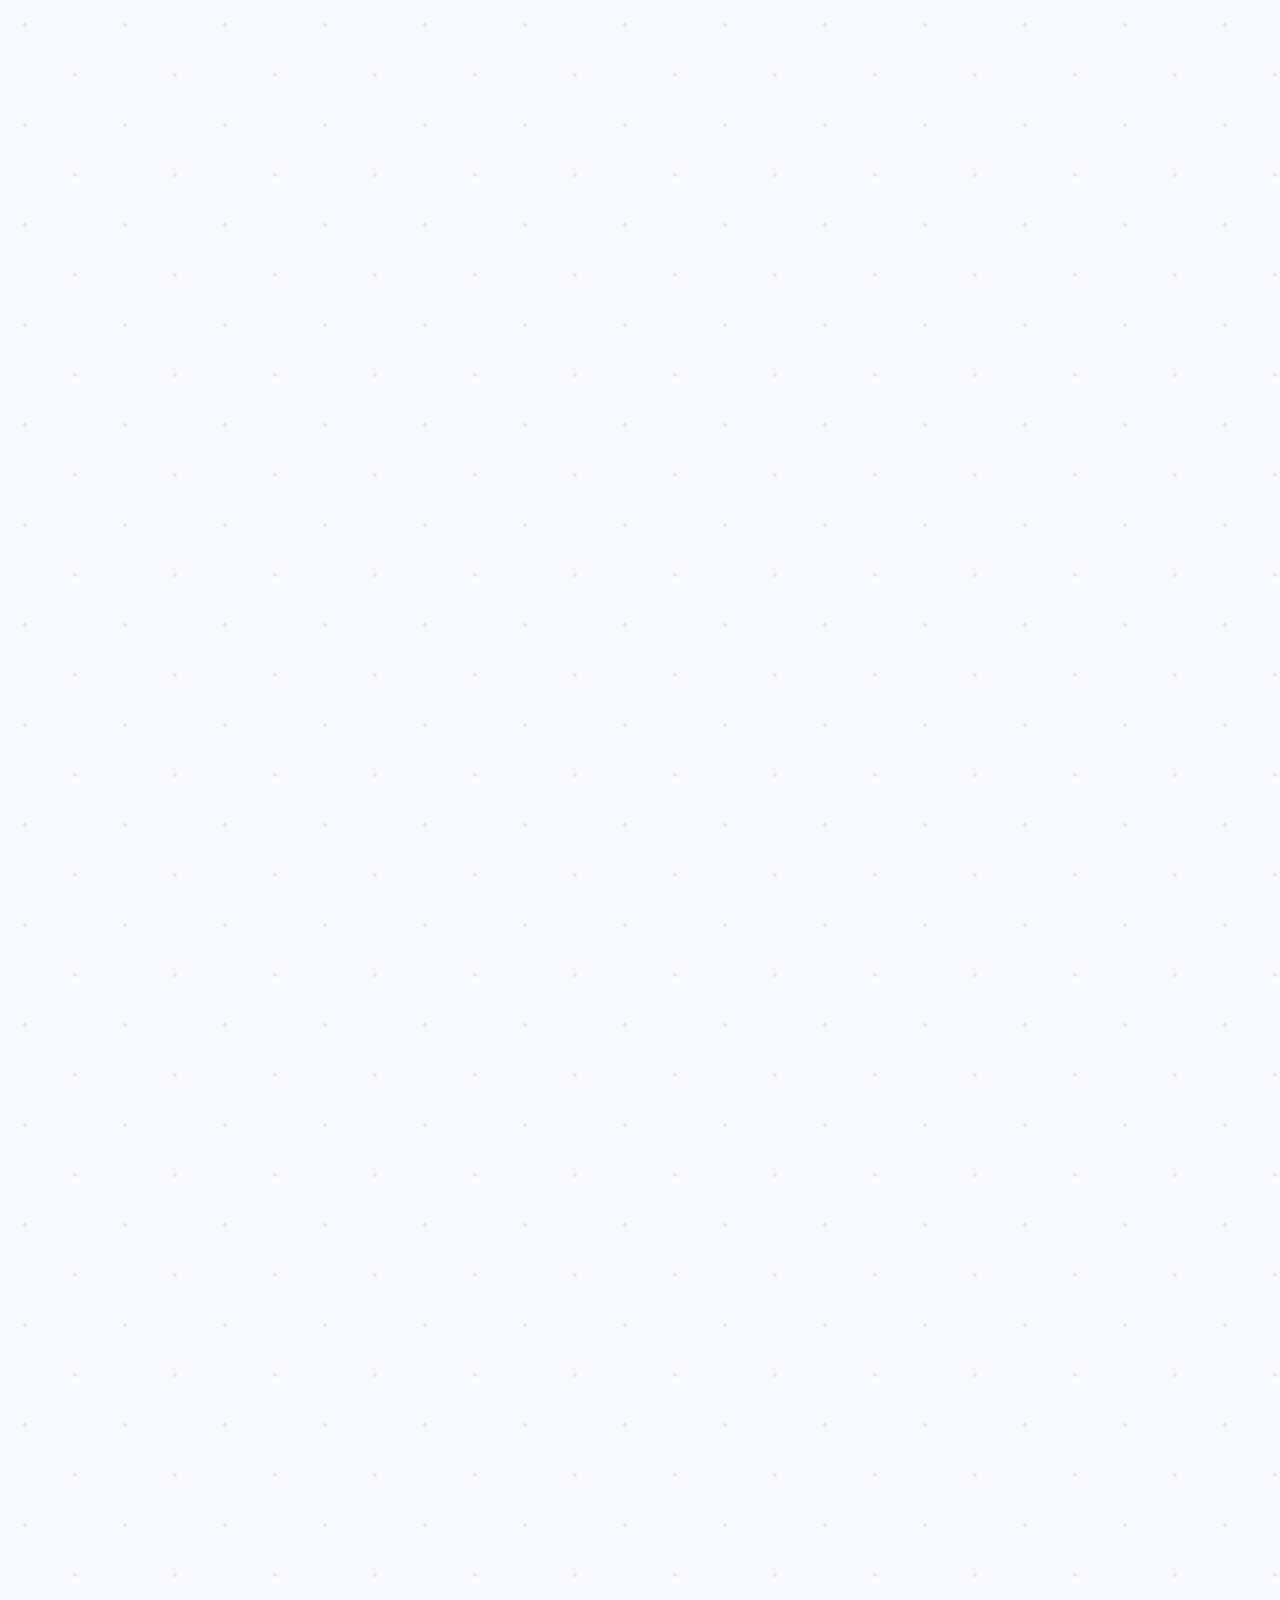
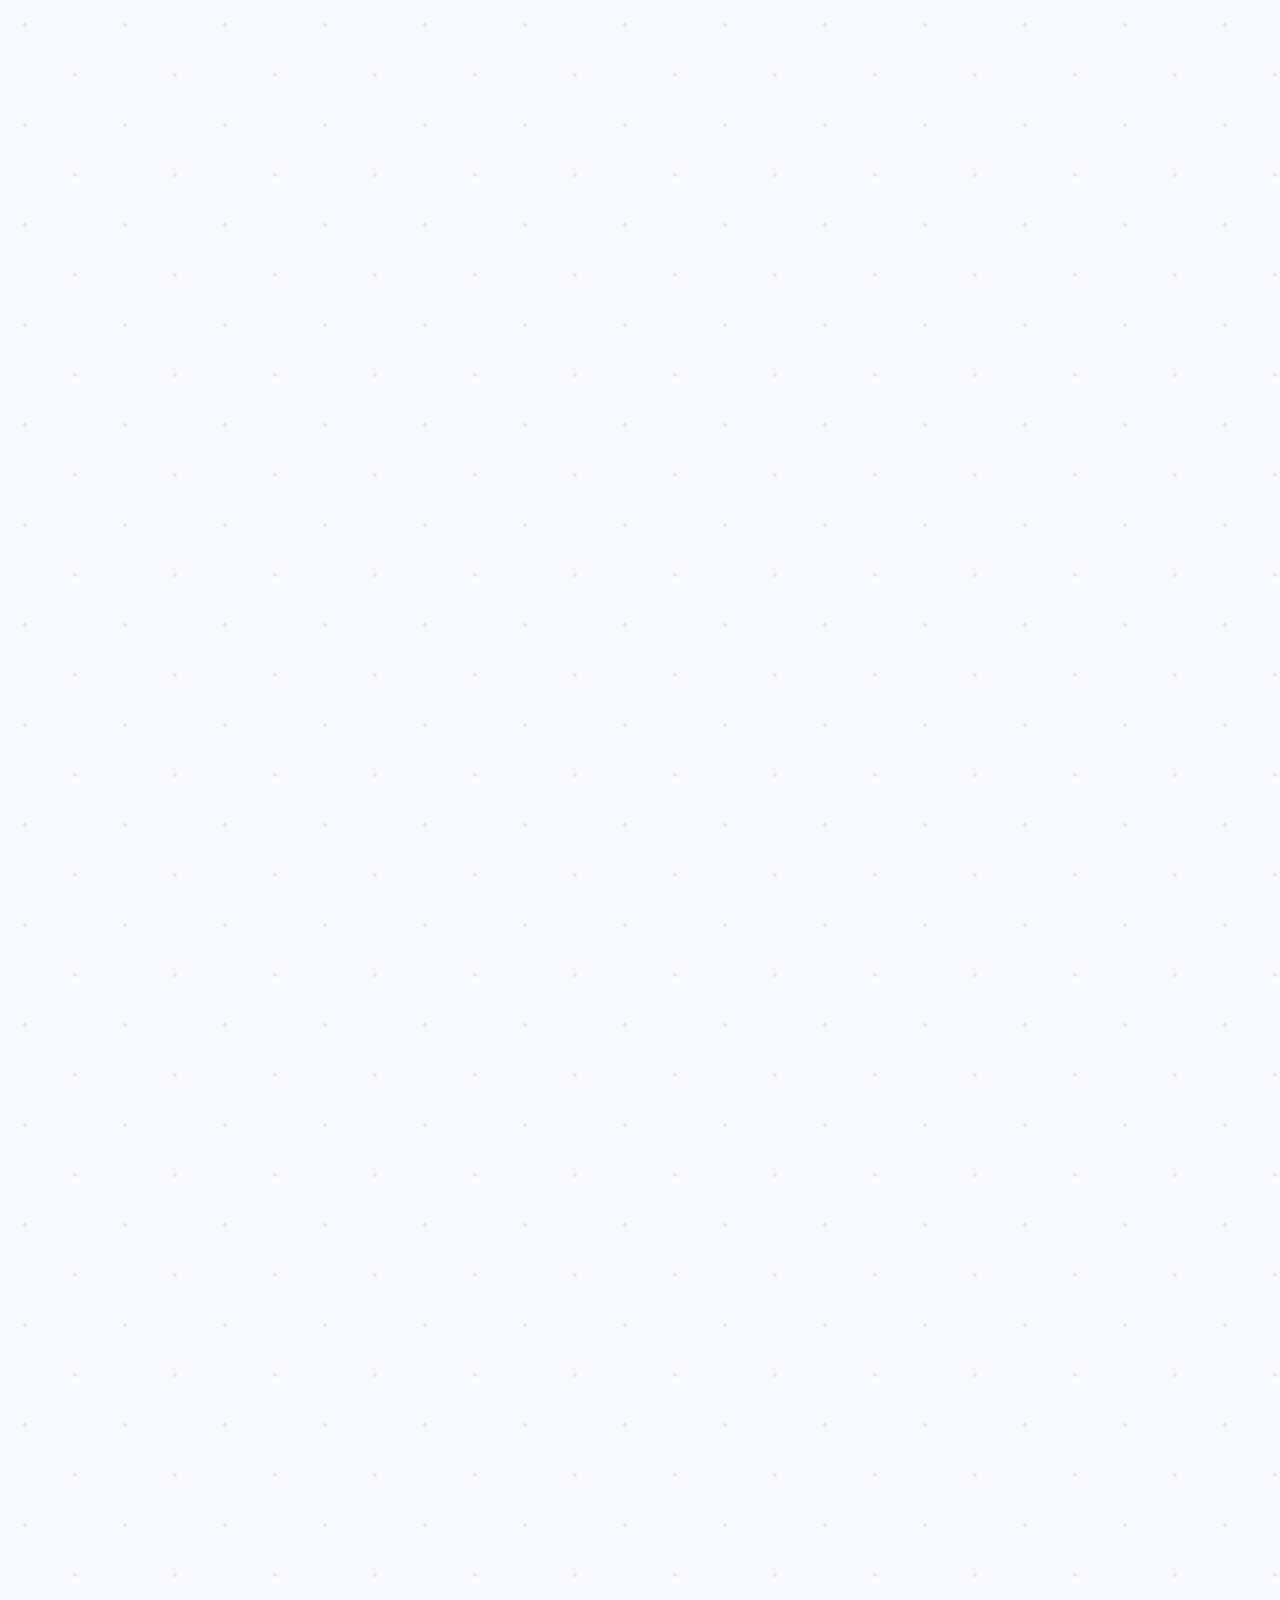
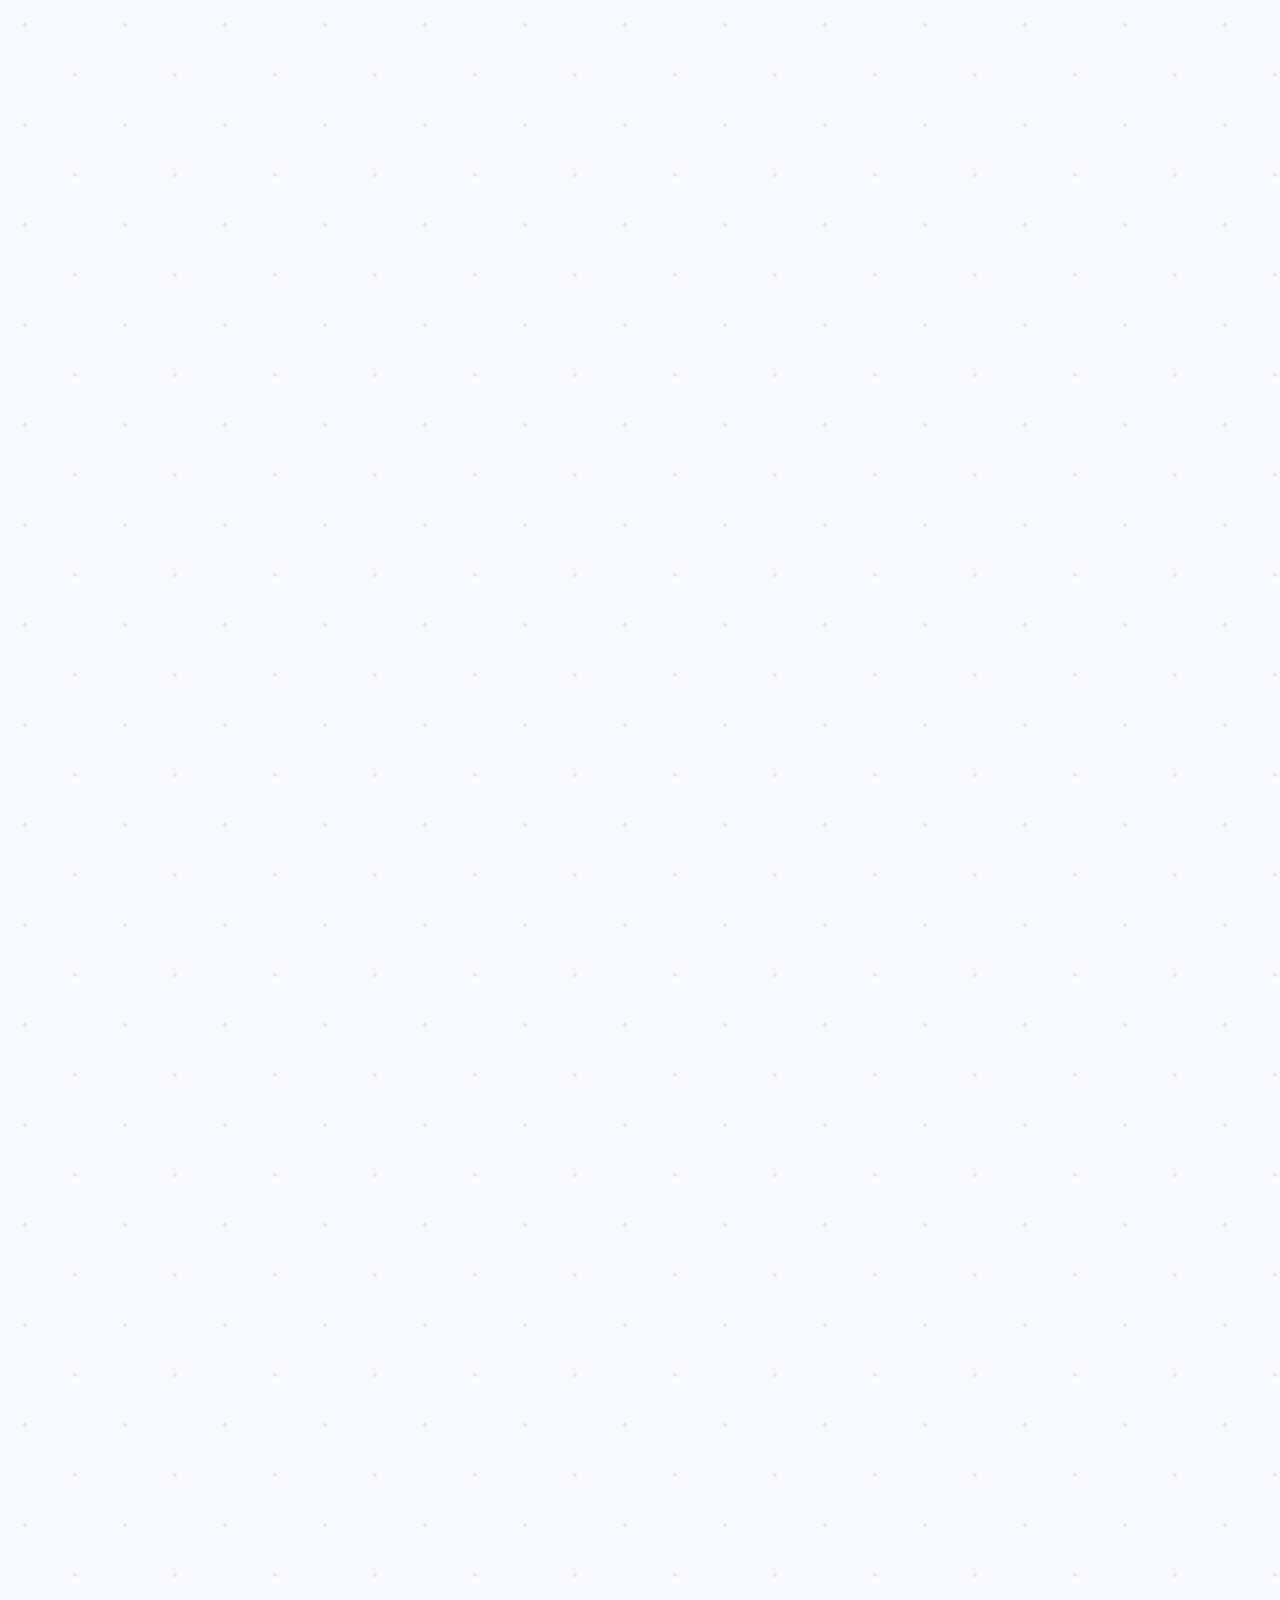
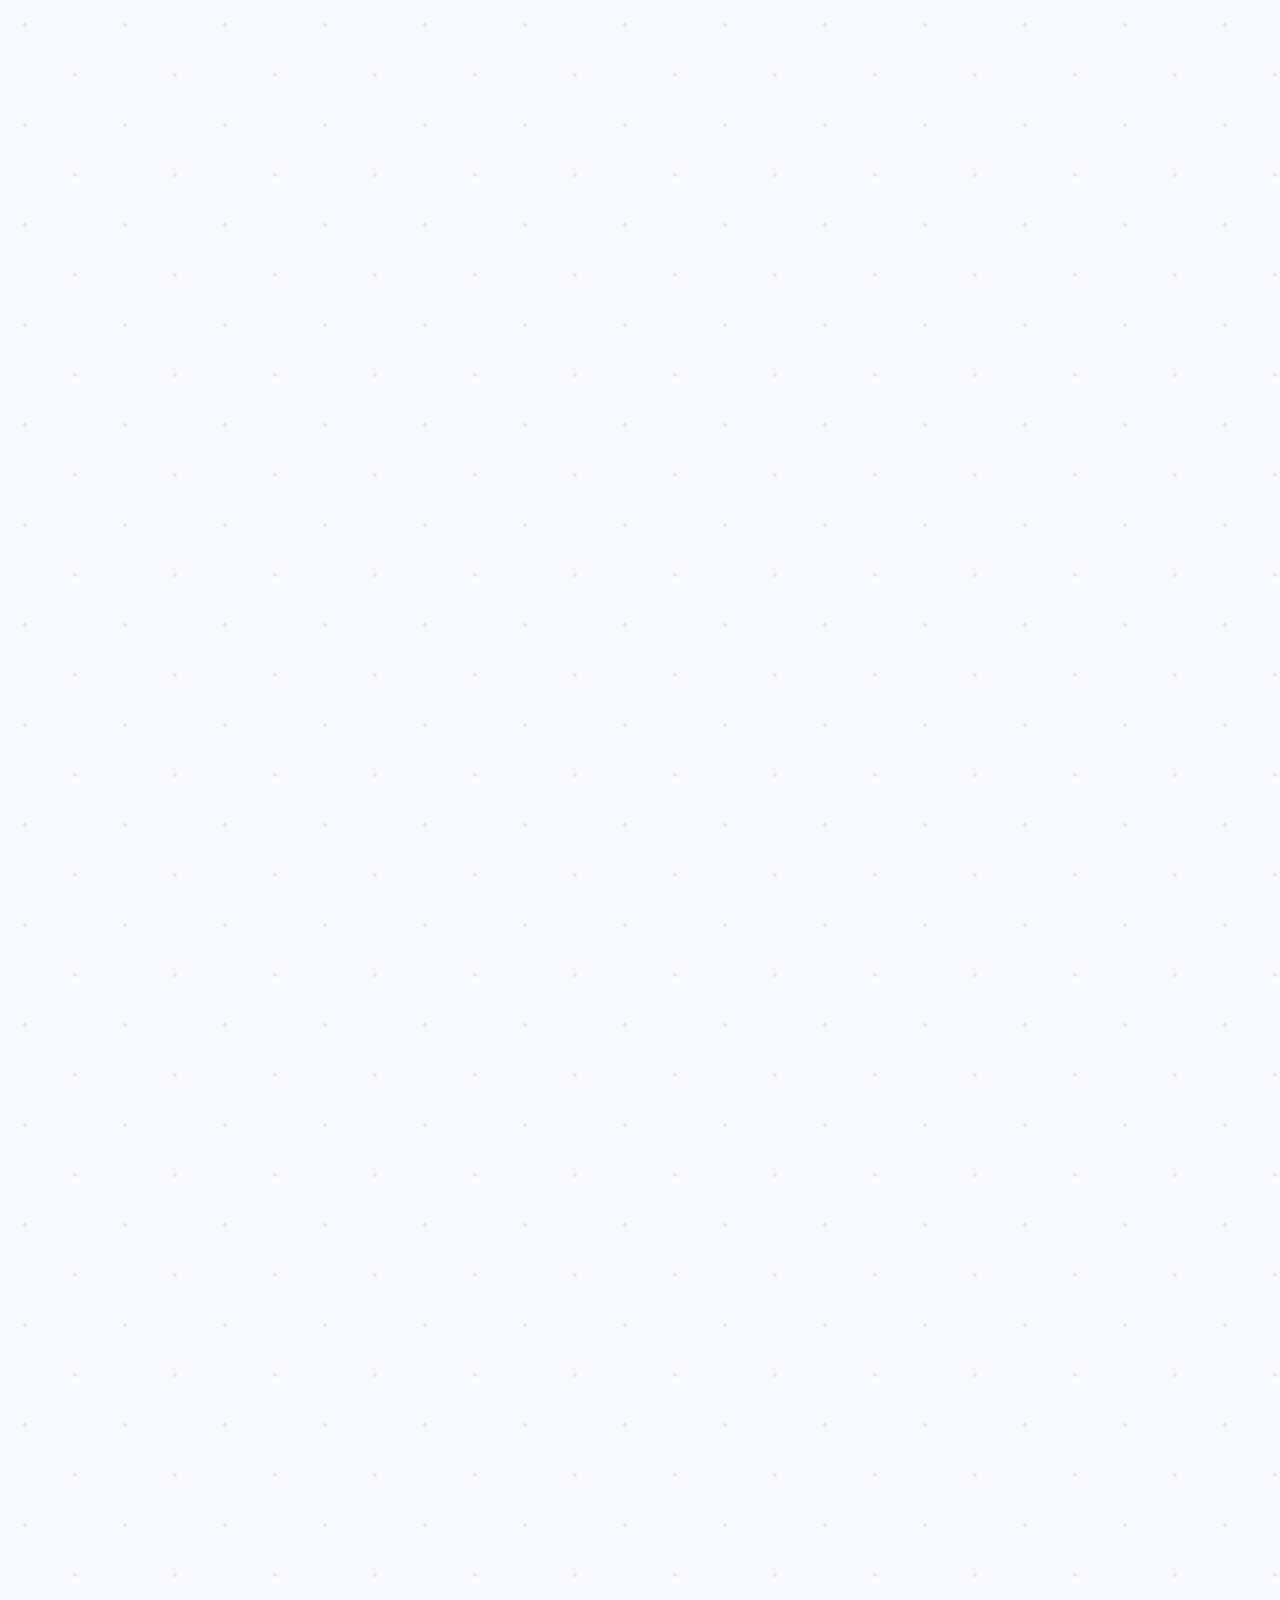
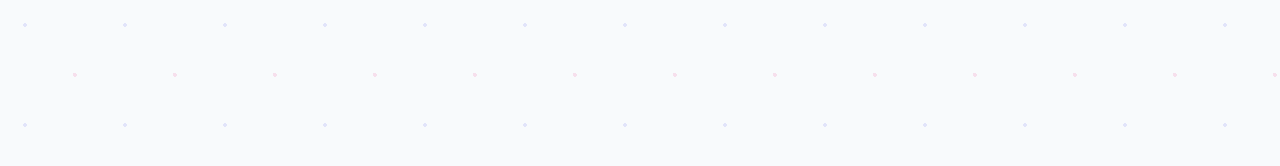
<file: pages/MultiplicationTables.html>
<!DOCTYPE html>
<html lang="uk">

    <head>
        <meta charset="UTF-8">
        <meta name="viewport" content="width=device-width, initial-scale=1.0">
        <title>Numi - Таблиця множення</title>
        <link rel="stylesheet"
            href="https://fonts.googleapis.com/css2?family=Poppins:wght@300;400;500;600;700&display=swap">
        <style>
            :root {
                --primary: #6366f1;
                --primary-dark: #4f46e5;
                --secondary: #ec4899;
                --accent: #8b5cf6;
                --bg-color: #f8fafc;
                --card-bg: #ffffff;
                --text-primary: #1e293b;
                --text-secondary: #64748b;
                --border-radius: 12px;
            }

            * {
                margin: 0;
                padding: 0;
                box-sizing: border-box;
            }

            body {
                font-family: 'Poppins', sans-serif;
                background-color: var(--bg-color);
                color: var(--text-primary);
                line-height: 1.6;
                max-width: 1400px;
                margin: 0 auto;
                padding: 1rem;
                background-image:
                    radial-gradient(circle at 25px 25px, rgba(99, 102, 241, 0.15) 2%, transparent 0%),
                    radial-gradient(circle at 75px 75px, rgba(236, 72, 153, 0.15) 2%, transparent 0%);
                background-size: 100px 100px;
            }

            .header {
                text-align: center;
                margin-bottom: 2rem;
                position: relative;
                padding-top: 1.5rem;
                top: 0;
                background-color: var(--bg-color);
                z-index: 10;
                padding-bottom: 1rem;
                background-image:
                    radial-gradient(circle at 25px 25px, rgba(99, 102, 241, 0.15) 2%, transparent 0%),
                    radial-gradient(circle at 75px 75px, rgba(236, 72, 153, 0.15) 2%, transparent 0%);
                background-size: 100px 100px;
            }

            .header::after {
                content: "";
                display: block;
                width: 80px;
                height: 4px;
                background: linear-gradient(to right, var(--primary), var(--secondary));
                margin: 0.5rem auto 0;
                border-radius: 2px;
            }

            h1 {
                font-size: 2.5rem;
                font-weight: 700;
                color: var(--primary);
                letter-spacing: -0.5px;
                margin-bottom: 0.5rem;
                position: relative;
                display: inline-block;
            }

            h1::before,
            h1::after {
                content: "✦";
                font-size: 1.5rem;
                position: absolute;
                top: 50%;
                transform: translateY(-50%);
                color: var(--secondary);
                opacity: 0.6;
            }

            h1::before {
                left: -2rem;
            }

            h1::after {
                right: -2rem;
            }

            .tables-container {
                display: grid;
                grid-template-columns: repeat(5, 1fr);
                gap: 2rem;
                margin-bottom: 2.5rem;
            }

            .table {
                background-color: var(--card-bg);
                border-radius: var(--border-radius);
                box-shadow: 0 10px 15px -3px rgba(0, 0, 0, 0.1), 0 4px 6px -2px rgba(0, 0, 0, 0.05);
                padding: 1.5rem;
                transition: transform 0.3s ease, box-shadow 0.3s ease;
                position: relative;
                overflow: hidden;
                border: 1px solid rgba(99, 102, 241, 0.1);
            }

            .table::before {
                content: "";
                position: absolute;
                top: 0;
                left: 0;
                right: 0;
                height: 4px;
                background: linear-gradient(to right, var(--primary), var(--accent));
            }

            .table:hover {
                transform: translateY(-5px);
                box-shadow: 0 15px 25px -5px rgba(0, 0, 0, 0.1), 0 10px 10px -5px rgba(0, 0, 0, 0.04);
            }

            .table h2 {
                text-align: center;
                color: var(--primary);
                font-weight: 600;
                margin-bottom: 1.2rem;
                font-size: 1.3rem;
                padding-bottom: 0.75rem;
                border-bottom: 1px dashed rgba(99, 102, 241, 0.3);
            }

            .multiplication-row {
                display: flex;
                justify-content: space-between;
                padding: 0.6rem 0;
                border-bottom: 1px solid rgba(0, 0, 0, 0.05);
                font-size: 1rem;
                transition: transform 0.2s ease;
            }

            .multiplication-row:last-child {
                border-bottom: none;
            }

            .multiplication-row:hover {
                transform: translateX(5px);
                color: var(--primary);
            }

            .equation-part {
                display: inline-block;
            }

            .num {
                font-weight: 500;
                color: var(--primary);
            }

            .equals {
                color: var(--secondary);
                font-weight: 600;
            }

            .result {
                font-weight: 600;
                color: var(--accent);
            }

            .back-to-top {
                position: fixed;
                bottom: 20px;
                right: 20px;
                padding: 12px;
                border-radius: 50%;
                background: linear-gradient(to right, var(--primary), var(--primary-dark));
                color: white;
                border: none;
                cursor: pointer;
                display: flex;
                align-items: center;
                justify-content: center;
                box-shadow: 0 4px 10px rgba(99, 102, 241, 0.3);
                opacity: 0;
                transition: opacity 0.3s, transform 0.3s;
                z-index: 100;
                transform: translateY(20px);
            }

            .back-to-top.visible {
                opacity: 1;
                transform: translateY(0);
            }

            .back-to-top:hover {
                transform: translateY(-5px);
            }

            .table-appear {
                animation: fadeInUp 0.6s ease forwards;
                opacity: 0;
                transform: translateY(20px);
            }

            @keyframes fadeInUp {
                to {
                    opacity: 1;
                    transform: translateY(0);
                }
            }

            @media (max-width: 1200px) {
                .tables-container {
                    grid-template-columns: repeat(4, 1fr);
                }
            }

            @media (max-width: 992px) {
                .tables-container {
                    grid-template-columns: repeat(3, 1fr);
                }
            }

            @media (max-width: 768px) {
                body {
                    padding: 1.5rem;
                }

                h1 {
                    font-size: 2rem;
                }

                h1::before,
                h1::after {
                    display: none;
                }

                .tables-container {
                    grid-template-columns: repeat(2, 1fr);
                    gap: 1.5rem;
                }
            }

            @media (max-width: 480px) {
                body {
                    padding: 1rem;
                }

                .tables-container {
                    grid-template-columns: 1fr;
                }

                .table {
                    padding: 1rem;
                }
            }
        </style>
    </head>

    <body>
        <div class="header">
            <h1>Numi - Таблиця множення</h1>
        </div>

        <div class="tables-container" id="tablesContainer"></div>

        <button id="backToTopBtn" class="back-to-top" onclick="scrollToTop()">
            <svg xmlns="http://www.w3.org/2000/svg" width="24" height="24" viewBox="0 0 24 24" fill="none"
                stroke="currentColor" stroke-width="2" stroke-linecap="round" stroke-linejoin="round">
                <path d="M18 15l-6-6-6 6" />
            </svg>
        </button>

        <script>

      
            const startTable = 1;
            const endTable = 100;

            
            const tablesContainer = document.getElementById('tablesContainer');
            const backToTopBtn = document.getElementById('backToTopBtn');

        
            function generateTable(num, index) {
                const tableDiv = document.createElement('div');
                tableDiv.className = 'table table-appear';
                tableDiv.style.animationDelay = `${Math.min(index * 0.05, 1)}s`;

                const tableTitle = document.createElement('h2');
                tableTitle.textContent = `Таблиця на ${num}`;
                tableDiv.appendChild(tableTitle);

                for (let i = 9; i >= 1; i--) {
                    const row = document.createElement('div');
                    row.className = 'multiplication-row';

                   
                    row.innerHTML = `
                    <span class="equation-part"><span class="num">${num}</span> × <span class="num">${i}</span></span>
                    <span class="equation-part"><span class="equals">=</span> <span class="result">${num * i}</span></span>
                `;

                    tableDiv.appendChild(row);
                }

                return tableDiv;
            }


            function renderTables() {
                let index = 0;
                for (let i = startTable; i <= endTable; i++) {
                    const table = generateTable(i, index);
                    tablesContainer.appendChild(table);
                    index++;
                }
            }

            window.addEventListener('scroll', function () {
                if (window.pageYOffset > 300) {
                    backToTopBtn.classList.add('visible');
                } else {
                    backToTopBtn.classList.remove('visible');
                }
            });

            function scrollToTop() {
                window.scrollTo({
                    top: 0,
                    behavior: 'smooth'
                });
            }


            document.addEventListener('DOMContentLoaded', renderTables);
        </script>
    </body>

</html>
</file>
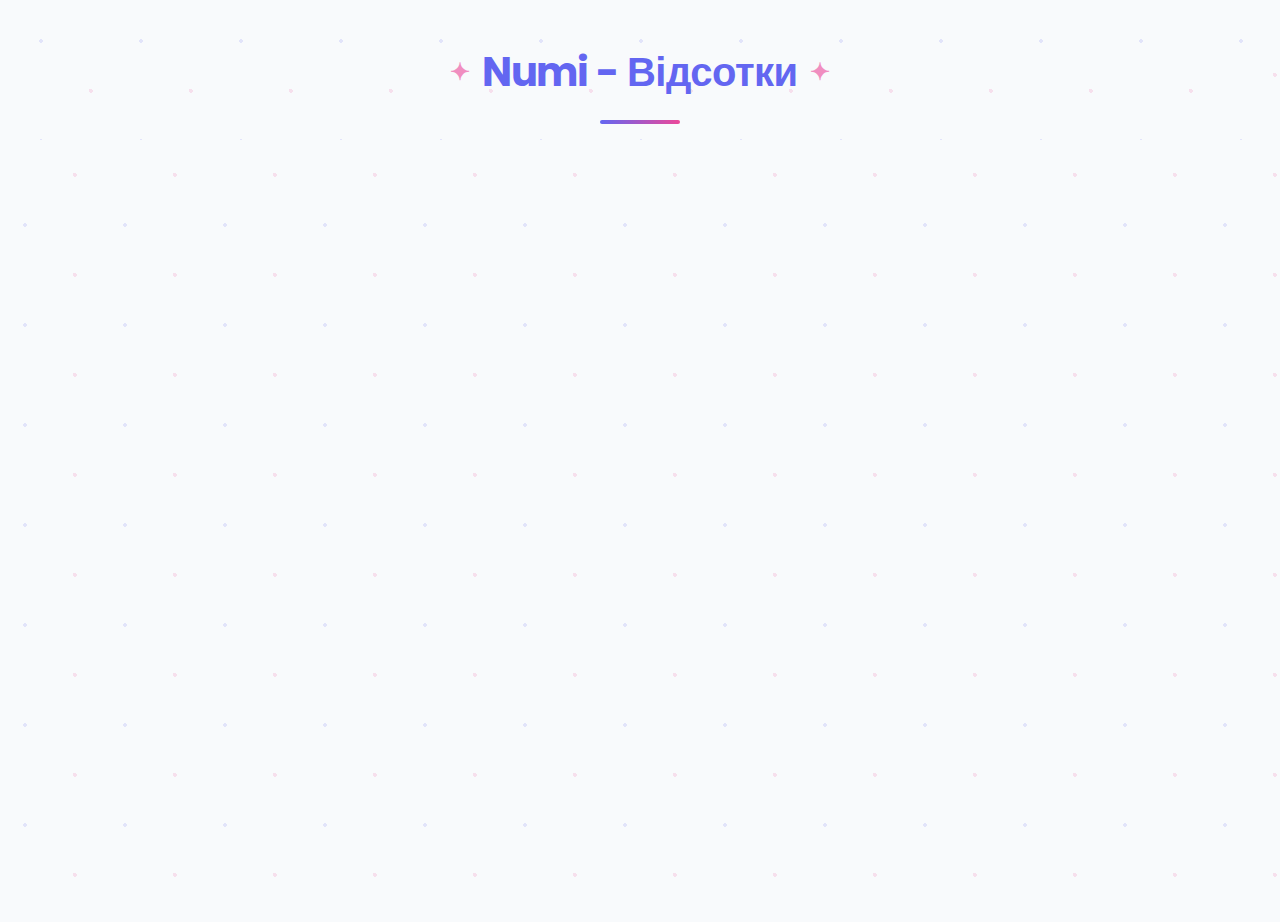
<file: pages/percentages.html>
<!DOCTYPE html>
<html lang="uk">

<head>
    <meta charset="UTF-8">
    <meta name="viewport" content="width=device-width, initial-scale=1.0">
    <title>Numi - Відсотки</title>
    <link rel="stylesheet" href="https://fonts.googleapis.com/css2?family=Poppins:wght@300;400;500;600;700&display=swap">
    <style>
        :root {
            --primary: #6366f1;
            --primary-dark: #4f46e5;
            --secondary: #ec4899;
            --accent: #8b5cf6;
            --bg-color: #f8fafc;
            --card-bg: #ffffff;
            --text-primary: #1e293b;
            --text-secondary: #64748b;
            --border-radius: 12px;
        }

        * {
            margin: 0;
            padding: 0;
            box-sizing: border-box;
        }

        body {
            font-family: 'Poppins', sans-serif;
            background-color: var(--bg-color);
            color: var(--text-primary);
            line-height: 1.6;
            max-width: 1400px;
            margin: 0 auto;
            padding: 1rem;
            background-image:
                radial-gradient(circle at 25px 25px, rgba(99, 102, 241, 0.15) 2%, transparent 0%),
                radial-gradient(circle at 75px 75px, rgba(236, 72, 153, 0.15) 2%, transparent 0%);
            background-size: 100px 100px;
        }

        .header {
            text-align: center;
            margin-bottom: 2rem;
            position: relative;
            padding-top: 1.5rem;
            top: 0;
            background-color: var(--bg-color);
            z-index: 10;
            padding-bottom: 1rem;
            background-image:
                radial-gradient(circle at 25px 25px, rgba(99, 102, 241, 0.15) 2%, transparent 0%),
                radial-gradient(circle at 75px 75px, rgba(236, 72, 153, 0.15) 2%, transparent 0%);
            background-size: 100px 100px;
        }

        .header::after {
            content: "";
            display: block;
            width: 80px;
            height: 4px;
            background: linear-gradient(to right, var(--primary), var(--secondary));
            margin: 0.5rem auto 0;
            border-radius: 2px;
        }

        h1 {
            font-size: 2.5rem;
            font-weight: 700;
            color: var(--primary);
            letter-spacing: -0.5px;
            margin-bottom: 0.5rem;
            position: relative;
            display: inline-block;
        }

        h1::before,
        h1::after {
            content: "✦";
            font-size: 1.5rem;
            position: absolute;
            top: 50%;
            transform: translateY(-50%);
            color: var(--secondary);
            opacity: 0.6;
        }

        h1::before {
            left: -2rem;
        }

        h1::after {
            right: -2rem;
        }

        .percentages-container {
            display: grid;
            grid-template-columns: repeat(auto-fill, minmax(300px, 1fr));
            gap: 2rem;
            margin-bottom: 2.5rem;
        }

        .percentage-card {
            background-color: var(--card-bg);
            border-radius: var(--border-radius);
            box-shadow: 0 10px 15px -3px rgba(0, 0, 0, 0.1), 0 4px 6px -2px rgba(0, 0, 0, 0.05);
            padding: 1.5rem;
            transition: transform 0.3s ease, box-shadow 0.3s ease;
            position: relative;
            overflow: hidden;
            border: 1px solid rgba(99, 102, 241, 0.1);
        }

        .percentage-card::before {
            content: "";
            position: absolute;
            top: 0;
            left: 0;
            right: 0;
            height: 4px;
            background: linear-gradient(to right, var(--primary), var(--accent));
        }

        .percentage-card:hover {
            transform: translateY(-5px);
            box-shadow: 0 15px 25px -5px rgba(0, 0, 0, 0.1), 0 10px 10px -5px rgba(0, 0, 0, 0.04);
        }

        .percentage-card h2 {
            text-align: center;
            color: var(--primary);
            font-weight: 600;
            margin-bottom: 1.2rem;
            font-size: 1.3rem;
            padding-bottom: 0.75rem;
            border-bottom: 1px dashed rgba(99, 102, 241, 0.3);
        }

        .percentage-example {
            text-align: center;
            font-size: 1.5rem;
            margin: 1rem 0;
            padding: 1rem;
            background-color: rgba(99, 102, 241, 0.05);
            border-radius: var(--border-radius);
        }

        .percentage-value {
            color: var(--accent);
            font-weight: 700;
        }

        .explanation {
            margin-top: 1rem;
            color: var(--text-secondary);
            font-size: 0.9rem;
        }

        .steps {
            margin-left: 1.5rem;
            margin-top: 1rem;
        }

        .steps li {
            margin-bottom: 0.5rem;
        }

        .back-to-top {
            position: fixed;
            bottom: 20px;
            right: 20px;
            padding: 12px;
            border-radius: 50%;
            background: linear-gradient(to right, var(--primary), var(--primary-dark));
            color: white;
            border: none;
            cursor: pointer;
            display: flex;
            align-items: center;
            justify-content: center;
            box-shadow: 0 4px 10px rgba(99, 102, 241, 0.3);
            opacity: 0;
            transition: opacity 0.3s, transform 0.3s;
            z-index: 100;
            transform: translateY(20px);
        }

        .back-to-top.visible {
            opacity: 1;
            transform: translateY(0);
        }

        .back-to-top:hover {
            transform: translateY(-5px);
        }

        .card-appear {
            animation: fadeInUp 0.6s ease forwards;
            opacity: 0;
            transform: translateY(20px);
        }

        @keyframes fadeInUp {
            to {
                opacity: 1;
                transform: translateY(0);
            }
        }

        @media (max-width: 768px) {
            body {
                padding: 1.5rem;
            }

            h1 {
                font-size: 2rem;
            }

            h1::before,
            h1::after {
                display: none;
            }

            .percentages-container {
                grid-template-columns: 1fr;
            }
        }
    </style>
</head>

<body>
    <div class="header">
        <h1>Numi - Відсотки</h1>
    </div>

    <div class="percentages-container">
        <!-- Основні поняття -->
        <div class="percentage-card card-appear" style="animation-delay: 0.1s;">
            <h2>Що таке відсоток?</h2>
            <div class="percentage-example">
                25<span class="percentage-value">%</span> = 0.25 = 1/4
            </div>
            <div class="explanation">
                Відсоток - це сота частина цілого. Позначається символом %.
            </div>
        </div>

        <!-- Знаходження відсотка від числа -->
        <div class="percentage-card card-appear" style="animation-delay: 0.2s;">
            <h2>Знаходження відсотка від числа</h2>
            <div class="percentage-example">
                20<span class="percentage-value">%</span> від 50 = 10
            </div>
            <div class="explanation">
                <strong>Формула:</strong> число × відсоток / 100
                <ol class="steps">
                    <li>Перетворити відсоток у десятковий дріб (20% = 0.20)</li>
                    <li>Помножити на число (0.20 × 50 = 10)</li>
                </ol>
            </div>
        </div>

        <!-- Знаходження числа за його відсотком -->
        <div class="percentage-card card-appear" style="animation-delay: 0.3s;">
            <h2>Знаходження числа за його відсотком</h2>
            <div class="percentage-example">
                15 = 30<span class="percentage-value">%</span> від ? → 50
            </div>
            <div class="explanation">
                <strong>Формула:</strong> частина / (відсоток / 100)
                <ol class="steps">
                    <li>Поділити відсоток на 100 (30% = 0.30)</li>
                    <li>Поділити число на отримане значення (15 / 0.30 = 50)</li>
                </ol>
            </div>
        </div>

        <!-- Збільшення на відсоток -->
        <div class="percentage-card card-appear" style="animation-delay: 0.4s;">
            <h2>Збільшення на відсоток</h2>
            <div class="percentage-example">
                80 + 25<span class="percentage-value">%</span> = 100
            </div>
            <div class="explanation">
                <strong>Формула:</strong> число × (1 + відсоток/100)
                <ol class="steps">
                    <li>Знайти 25% від 80 (80 × 0.25 = 20)</li>
                    <li>Додати до початкового числа (80 + 20 = 100)</li>
                </ol>
            </div>
        </div>

        <!-- Зменшення на відсоток -->
        <div class="percentage-card card-appear" style="animation-delay: 0.5s;">
            <h2>Зменшення на відсоток</h2>
            <div class="percentage-example">
                200 - 15<span class="percentage-value">%</span> = 170
            </div>
            <div class="explanation">
                <strong>Формула:</strong> число × (1 - відсоток/100)
                <ol class="steps">
                    <li>Знайти 15% від 200 (200 × 0.15 = 30)</li>
                    <li>Відняти від початкового числа (200 - 30 = 170)</li>
                </ol>
            </div>
        </div>

        <!-- Відсоткове відношення -->
        <div class="percentage-card card-appear" style="animation-delay: 0.6s;">
            <h2>Відсоткове відношення</h2>
            <div class="percentage-example">
                3 від 12 = 25<span class="percentage-value">%</span>
            </div>
            <div class="explanation">
                <strong>Формула:</strong> (частина / ціле) × 100%
                <ol class="steps">
                    <li>Поділити частину на ціле (3 / 12 = 0.25)</li>
                    <li>Помножити на 100 (0.25 × 100 = 25%)</li>
                </ol>
            </div>
        </div>
    </div>

    <button id="backToTopBtn" class="back-to-top" onclick="scrollToTop()">
        <svg xmlns="http://www.w3.org/2000/svg" width="24" height="24" viewBox="0 0 24 24" fill="none"
            stroke="currentColor" stroke-width="2" stroke-linecap="round" stroke-linejoin="round">
            <path d="M18 15l-6-6-6 6" />
        </svg>
    </button>

    <script>
        // DOM Elements
        const backToTopBtn = document.getElementById('backToTopBtn');

        // Show/hide back to top button based on scroll position
        window.addEventListener('scroll', function () {
            if (window.pageYOffset > 300) {
                backToTopBtn.classList.add('visible');
            } else {
                backToTopBtn.classList.remove('visible');
            }
        });

        // Scroll to top function
        function scrollToTop() {
            window.scrollTo({
                top: 0,
                behavior: 'smooth'
            });
        }

        // Animate cards on load
        document.addEventListener('DOMContentLoaded', function() {
            const cards = document.querySelectorAll('.card-appear');
            cards.forEach((card, index) => {
                card.style.animationDelay = `${index * 0.1}s`;
            });
        });
    </script>
</body>

</html>
</file>
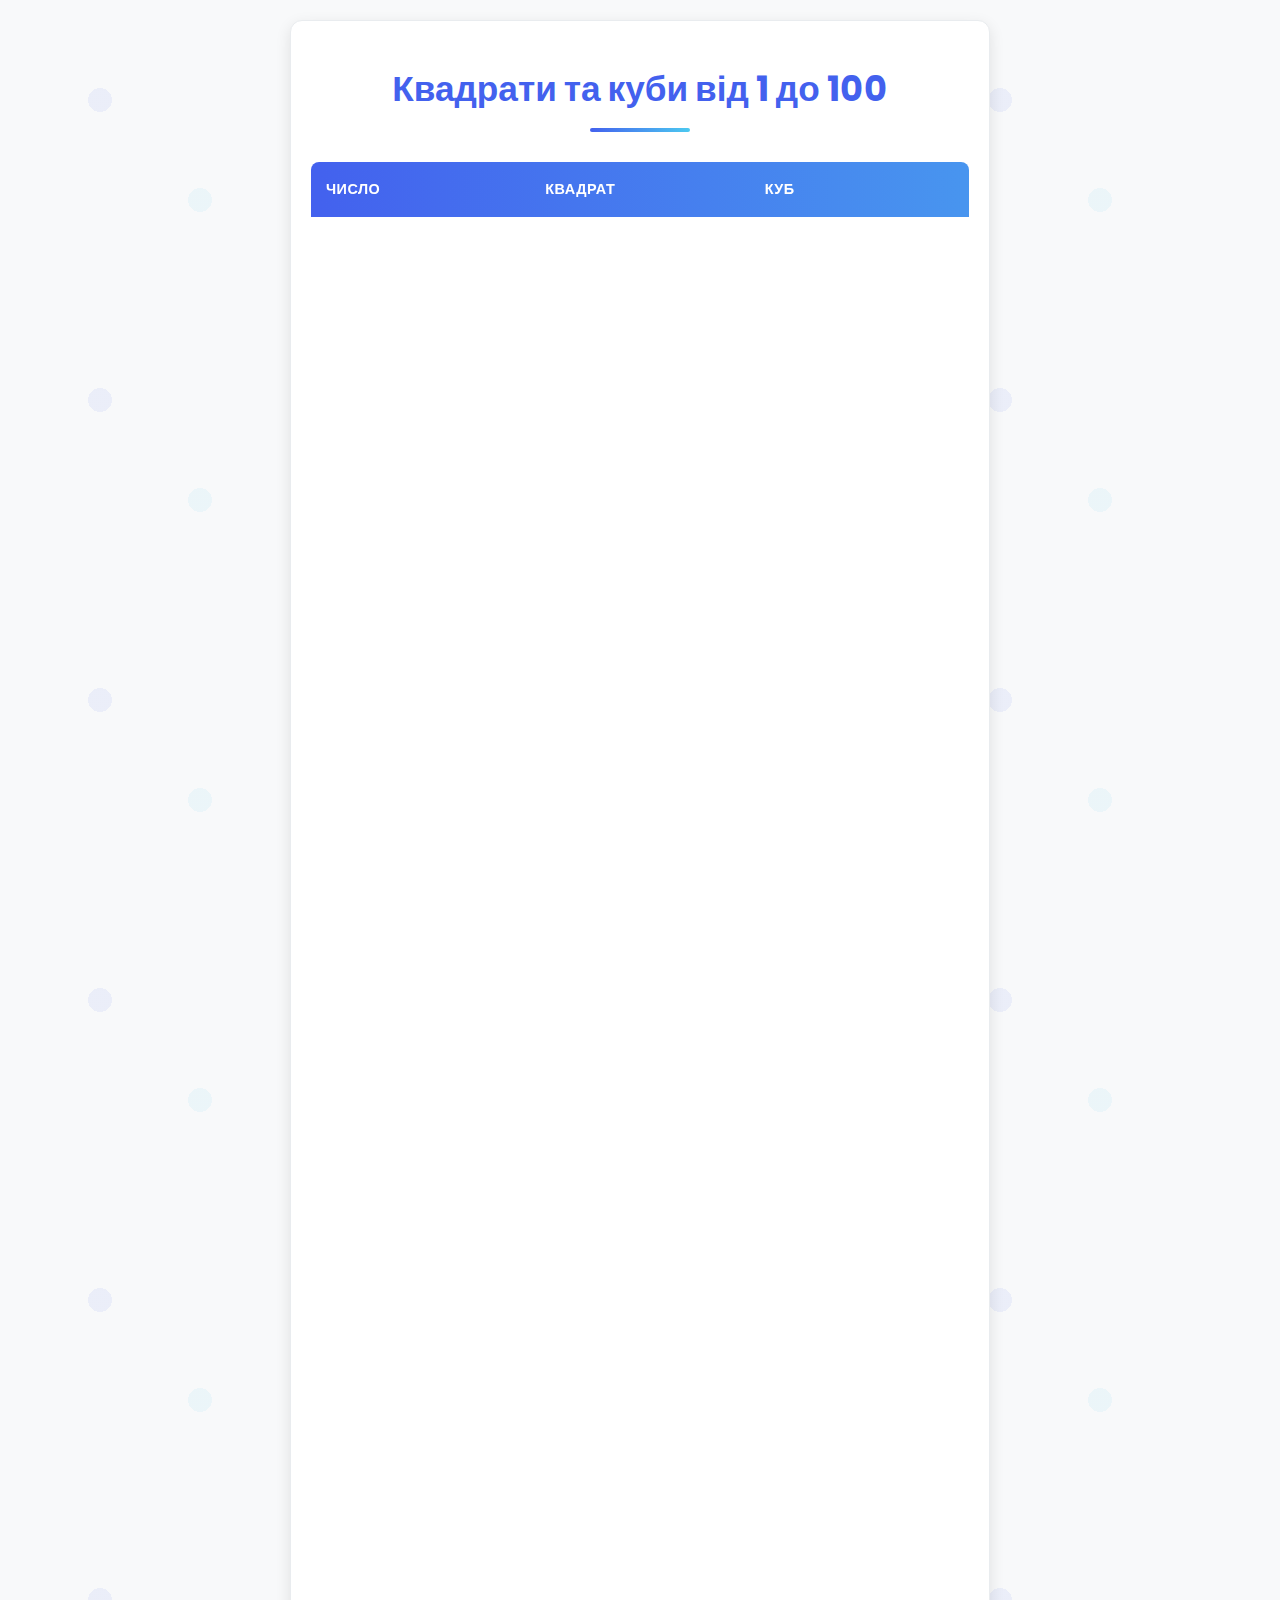
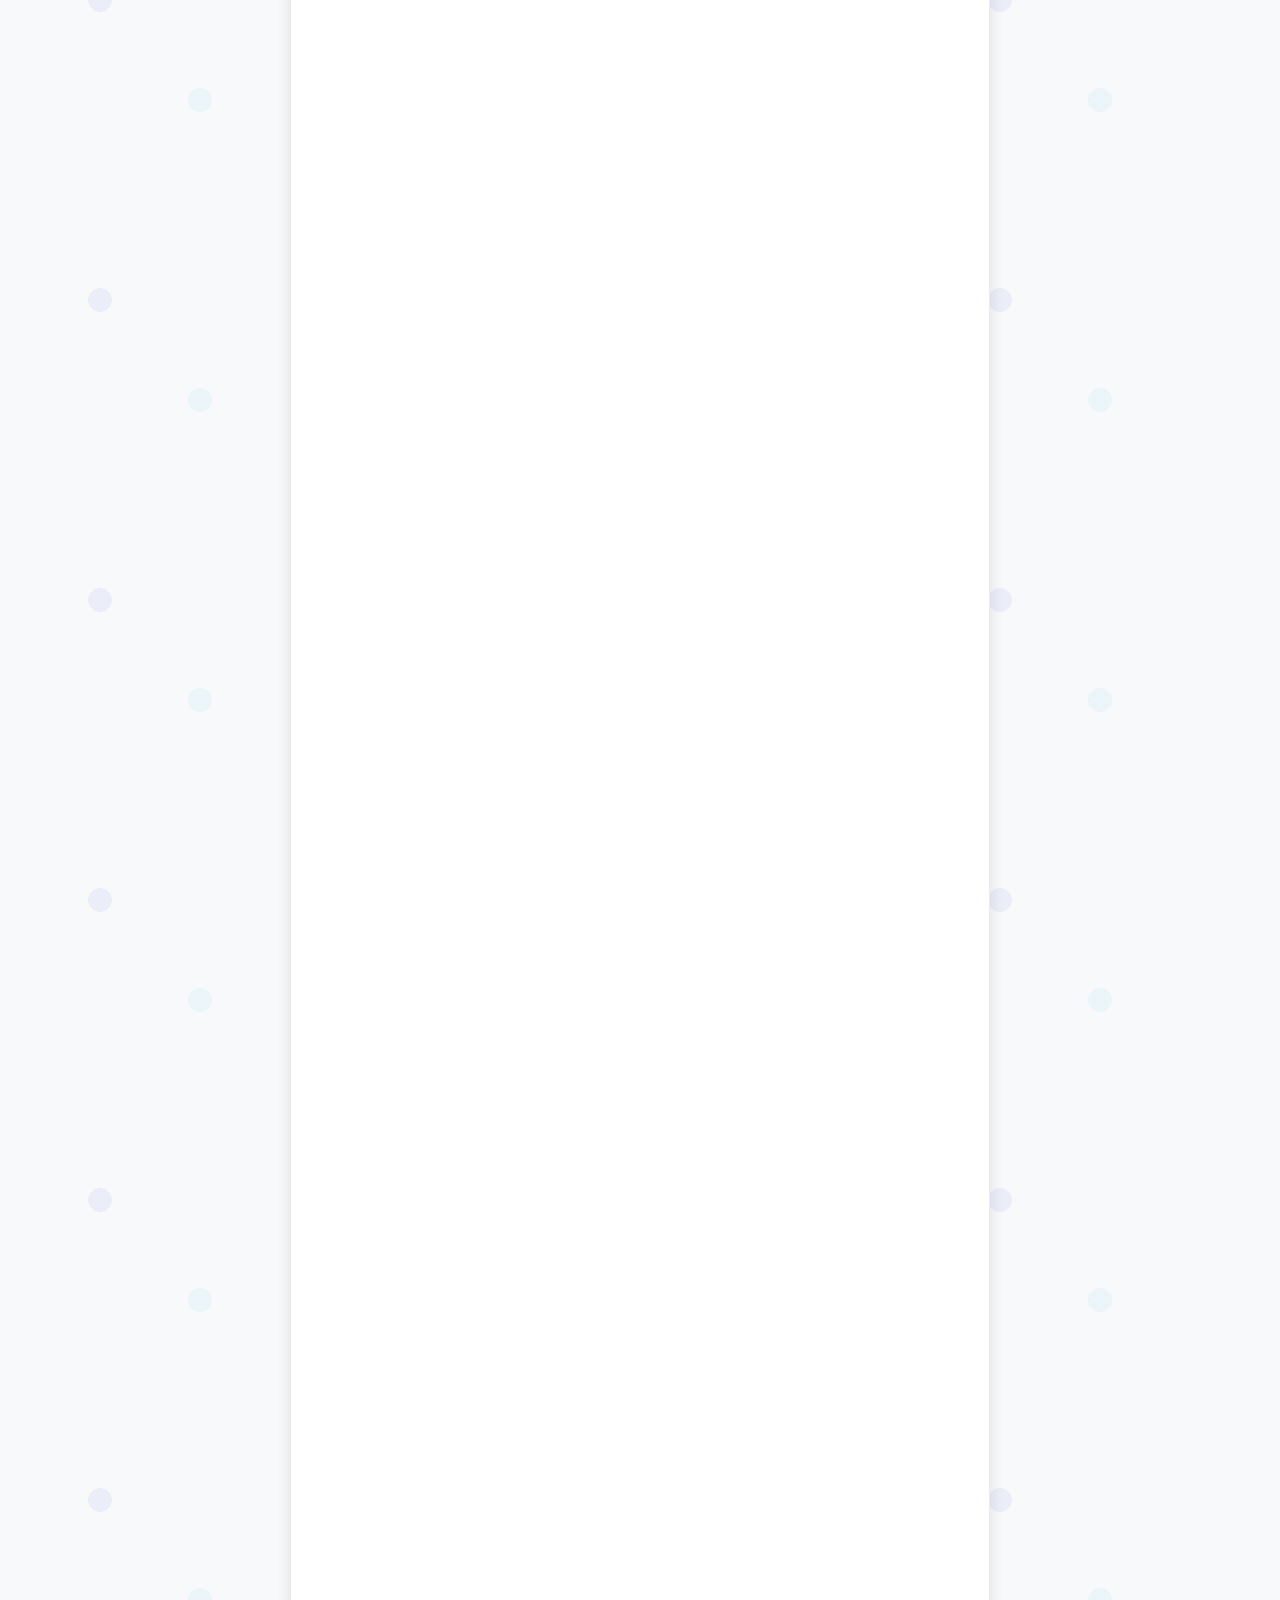
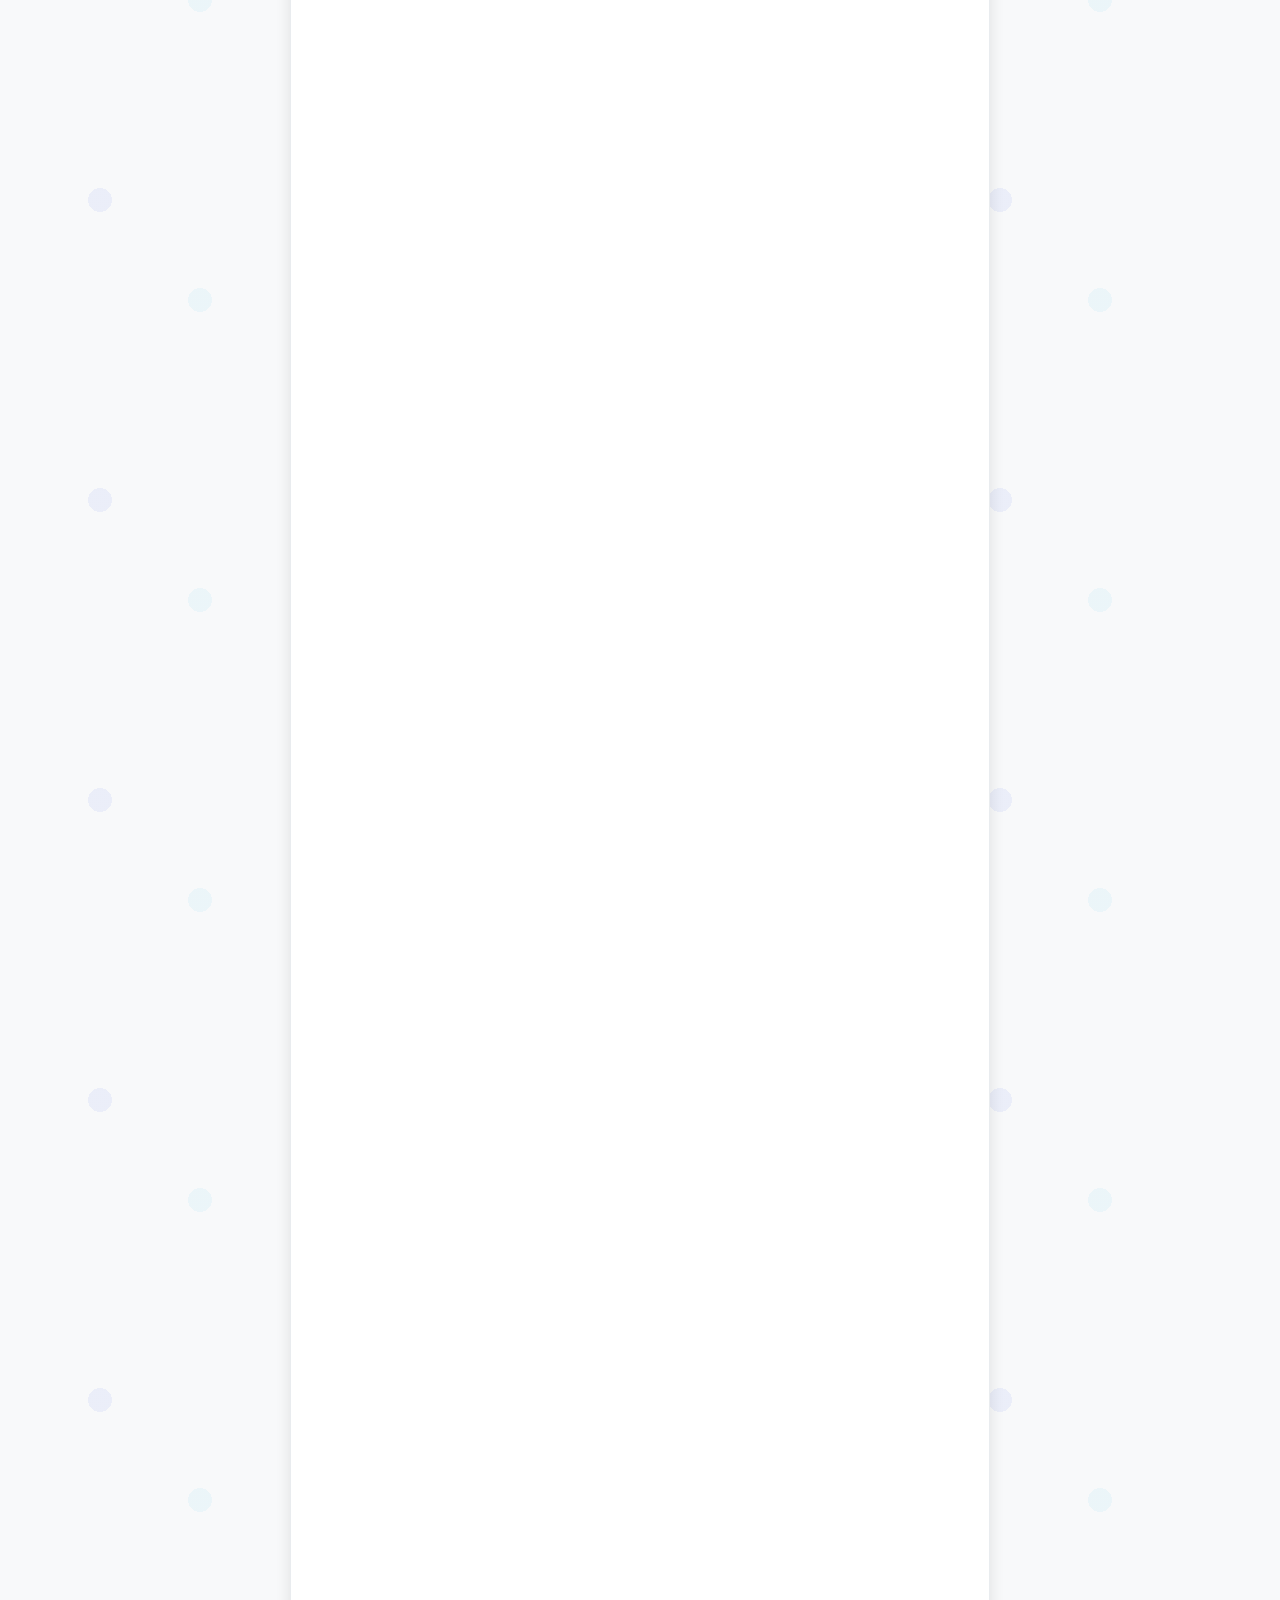
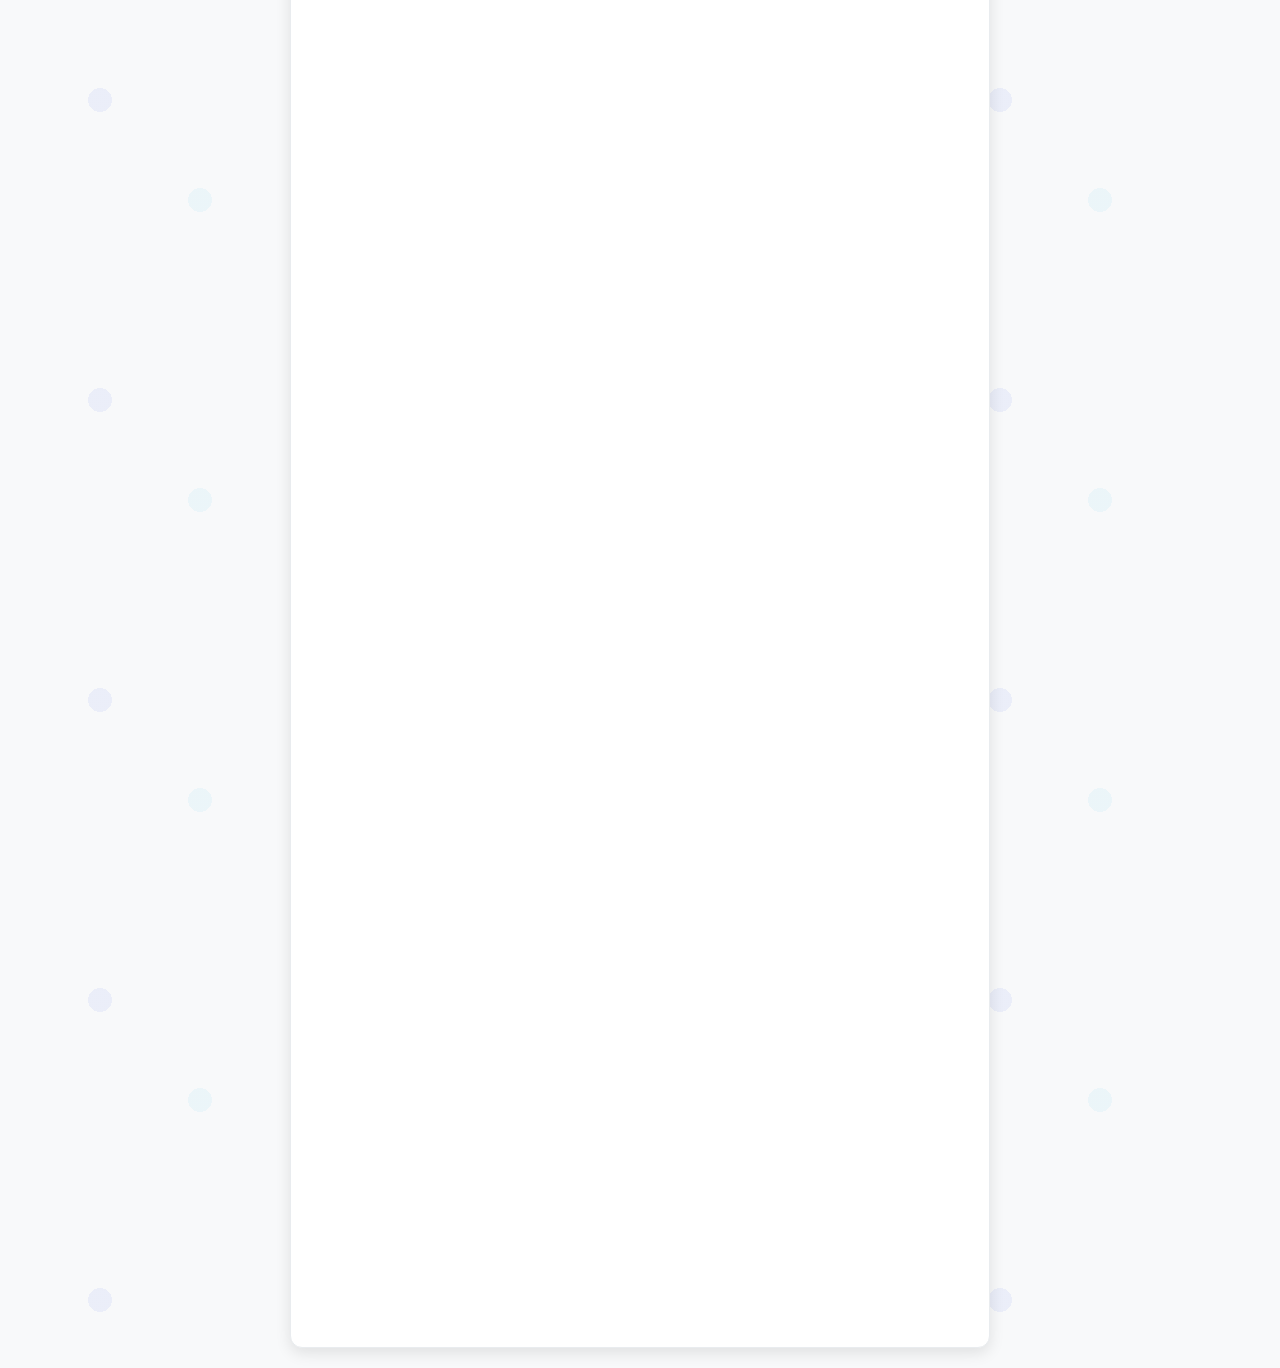
<file: pages/SquareCubes.html>
<!DOCTYPE html>
<html lang="en">
<head>
    <meta charset="UTF-8">
    <meta name="viewport" content="width=device-width, initial-scale=1.0">
    <title>Squares and Cubes</title>
    <link rel="stylesheet" href="/styles/SquareCubes.css">

    <style>
        @import url('https://fonts.googleapis.com/css2?family=Poppins:wght@300;400;500;600;700&display=swap');

:root {
    --primary-color: #4361ee;
    --primary-light: #4895ef;
    --secondary-color: #3f37c9;
    --accent-color: #4cc9f0;
    --background-color: #f8f9fa;
    --surface-color: #ffffff;
    --text-primary: #2b2d42;
    --text-secondary: #6c757d;
    --border-color: #e9ecef;
    --success-color: #4caf50;
    --hover-color: #f0f7ff;
    --shadow-sm: 0 2px 4px rgba(0, 0, 0, 0.05);
    --shadow-md: 0 5px 15px rgba(0, 0, 0, 0.1);
    --border-radius: 12px;
    --transition: all 0.3s ease;
}

* {
    margin: 0;
    padding: 0;
    box-sizing: border-box;
}

body {
    font-family: 'Poppins', sans-serif;
    background-color: var(--background-color);
    color: var(--text-primary);
    line-height: 1.6;
    padding: 20px;
    background-image:
        radial-gradient(circle at 100px 100px, rgba(67, 97, 238, 0.07) 12px, transparent 2px),
        radial-gradient(circle at 200px 200px, rgba(76, 201, 240, 0.07) 12px, transparent 2px);
    background-size: 300px 300px;
}

.container {
    max-width: 700px;
    margin: 0 auto;
    padding: 40px 20px;
    background-color: var(--surface-color);
    border-radius: var(--border-radius);
    box-shadow: var(--shadow-md);
    border: 1px solid var(--border-color);
    position: relative;
}

h1 {
    text-align: center;
    margin-bottom: 30px;
    font-weight: 700;
    color: var(--primary-color);
    font-size: 2.2rem;
    position: relative;
    padding-bottom: 15px;
}

h1::after {
    content: "";
    position: absolute;
    bottom: 0;
    left: 50%;
    transform: translateX(-50%);
    width: 100px;
    height: 4px;
    background: linear-gradient(to right, var(--primary-color), var(--accent-color));
    border-radius: 2px;
}

table {
    width: 100%;
    border-collapse: separate;
    border-spacing: 0;
    margin-bottom: 30px;
    table-layout: fixed;
}

thead {
    background: linear-gradient(to right, var(--primary-color), var(--primary-light));
    color: white;
    position: sticky;
    top: 0;
    z-index: 10;
}

th {
    padding: 16px 15px;
    font-weight: 600;
    text-align: left;
    text-transform: uppercase;
    font-size: 0.9rem;
    letter-spacing: 0.5px;
}

th:first-child {
    border-top-left-radius: 8px;
}

th:last-child {
    border-top-right-radius: 8px;
}

tbody tr {
    transition: var(--transition);
    border-bottom: 1px solid var(--border-color);
}

tbody tr:hover {
    background-color: var(--hover-color);
    transform: translateY(-2px);
    box-shadow: var(--shadow-sm);
}

tbody tr:nth-child(odd) {
    background-color: rgba(67, 97, 238, 0.03);
}

tbody tr:nth-child(odd):hover {
    background-color: var(--hover-color);
}

td {
    padding: 16px 15px;
    border-bottom: 1px solid var(--border-color);
    font-weight: 400;
}

td:first-child {
    font-weight: 600;
    color: var(--secondary-color);
}


td:nth-child(2) {
    color: #2c5282;
   
    background-color: rgba(76, 201, 240, 0.05);
}

td:nth-child(3) {
    color: #44337a;
    
    background-color: rgba(63, 55, 201, 0.05);
}

.pagination {
    display: flex;
    justify-content: center;
    gap: 15px;
    margin-top: 30px;
}

button {
    padding: 12px 25px;
    background: linear-gradient(to right, var(--primary-color), var(--primary-light));
    color: white;
    border: none;
    border-radius: 50px;
    cursor: pointer;
    font-family: 'Poppins', sans-serif;
    font-weight: 500;
    font-size: 1rem;
    transition: var(--transition);
    box-shadow: 0 3px 6px rgba(0, 0, 0, 0.1);
}

button:hover:not(:disabled) {
    transform: translateY(-2px);
    box-shadow: 0 5px 12px rgba(0, 0, 0, 0.15);
}

button:active:not(:disabled) {
    transform: translateY(0);
}

button:disabled {
    background: linear-gradient(to right, #a0a0a0, #c0c0c0);
    cursor: not-allowed;
    opacity: 0.7;
}


@keyframes fadeIn {
    from {
        opacity: 0;
        transform: translateY(10px);
    }

    to {
        opacity: 1;
        transform: translateY(0);
    }
}

tbody tr {
    animation: fadeIn 0.3s ease-in-out forwards;
    opacity: 0;
}


tbody tr:nth-child(1) {
    animation-delay: 0.05s;
}

tbody tr:nth-child(2) {
    animation-delay: 0.1s;
}

tbody tr:nth-child(3) {
    animation-delay: 0.15s;
}

tbody tr:nth-child(4) {
    animation-delay: 0.2s;
}

tbody tr:nth-child(5) {
    animation-delay: 0.25s;
}

tbody tr:nth-child(6) {
    animation-delay: 0.3s;
}

tbody tr:nth-child(7) {
    animation-delay: 0.35s;
}

tbody tr:nth-child(8) {
    animation-delay: 0.4s;
}

tbody tr:nth-child(9) {
    animation-delay: 0.45s;
}

tbody tr:nth-child(10) {
    animation-delay: 0.5s;
}

/* Responsive design */
@media (max-width: 768px) {
    .container {
        padding: 20px 10px;
    }

    h1 {
        font-size: 1.8rem;
    }

    table {
        font-size: 0.9rem;
    }

    th,
    td {
        padding: 12px 10px;
    }

    button {
        padding: 10px 20px;
        font-size: 0.9rem;
    }
}

@media (max-width: 480px) {
    h1 {
        font-size: 1.5rem;
    }

    th,
    td {
        padding: 10px 8px;
        font-size: 0.85rem;
    }
}
    </style>
    
</head>
<body>
    <div class="container">
        <h1>Квадрати та куби від 1 до 100</h1>
        <table>
            <thead>
                <tr>
                    <th>Число</th>
                    <th>Квадрат</th>
                    <th>Куб</th>
                </tr>
            </thead>
            <tbody id="squares-cubes-container">
              
            </tbody>
        </table>
        
    </div>
    <script>

const totalNumbers = 100;
const entriesPerPage = 31;
let currentPage = 1;

function generateSquaresAndCubes() {
    const container = document.getElementById('squares-cubes-container');
    container.innerHTML = '';

    const start = 1
    const end = 100;

    for (let i = start; i <= end; i++) {
        const square = i * i;
        const cube = i * i * i;

        const row = document.createElement('tr');

        const numberCell = document.createElement('td');
        numberCell.textContent = i;

        const squareCell = document.createElement('td');
        squareCell.textContent = square;

        const cubeCell = document.createElement('td');
        cubeCell.textContent = cube;

      
        row.appendChild(numberCell);
        row.appendChild(squareCell);
        row.appendChild(cubeCell);

    
        if (i - start < 10) {
            row.style.animationDelay = `${(i - start) * 0.05}s`;
        } else {
            row.style.animationDelay = '0.5s';
        }

    
        container.appendChild(row);
    }

    updatePaginationButtons();
}

function updatePaginationButtons() {
    const totalPages = Math.ceil(totalNumbers / entriesPerPage);
    const prevBtn = document.getElementById('prev-btn');
    const nextBtn = document.getElementById('next-btn');

    prevBtn.disabled = currentPage === 1;

    
    nextBtn.disabled = currentPage === totalPages;

    prevBtn.title = currentPage > 1 ? `Go to page ${currentPage - 1}` : '';
    nextBtn.title = currentPage < totalPages ? `Go to page ${currentPage + 1}` : '';
}

function goToNextPage() {
    const totalPages = Math.ceil(totalNumbers / entriesPerPage);
    if (currentPage < totalPages) {
        currentPage++;
        generateSquaresAndCubes();
       
        document.querySelector('table').scrollIntoView({ behavior: 'smooth' });
    }
}

function goToPreviousPage() {
    if (currentPage > 1) {
        currentPage--;
        generateSquaresAndCubes();
        
        document.querySelector('table').scrollIntoView({ behavior: 'smooth' });
    }
}


document.addEventListener('DOMContentLoaded', () => {
 
    generateSquaresAndCubes();

   
    document.getElementById('next-btn').addEventListener('click', goToNextPage);
    document.getElementById('prev-btn').addEventListener('click', goToPreviousPage);
});
        
    </script>
</body>
</html>
</file>
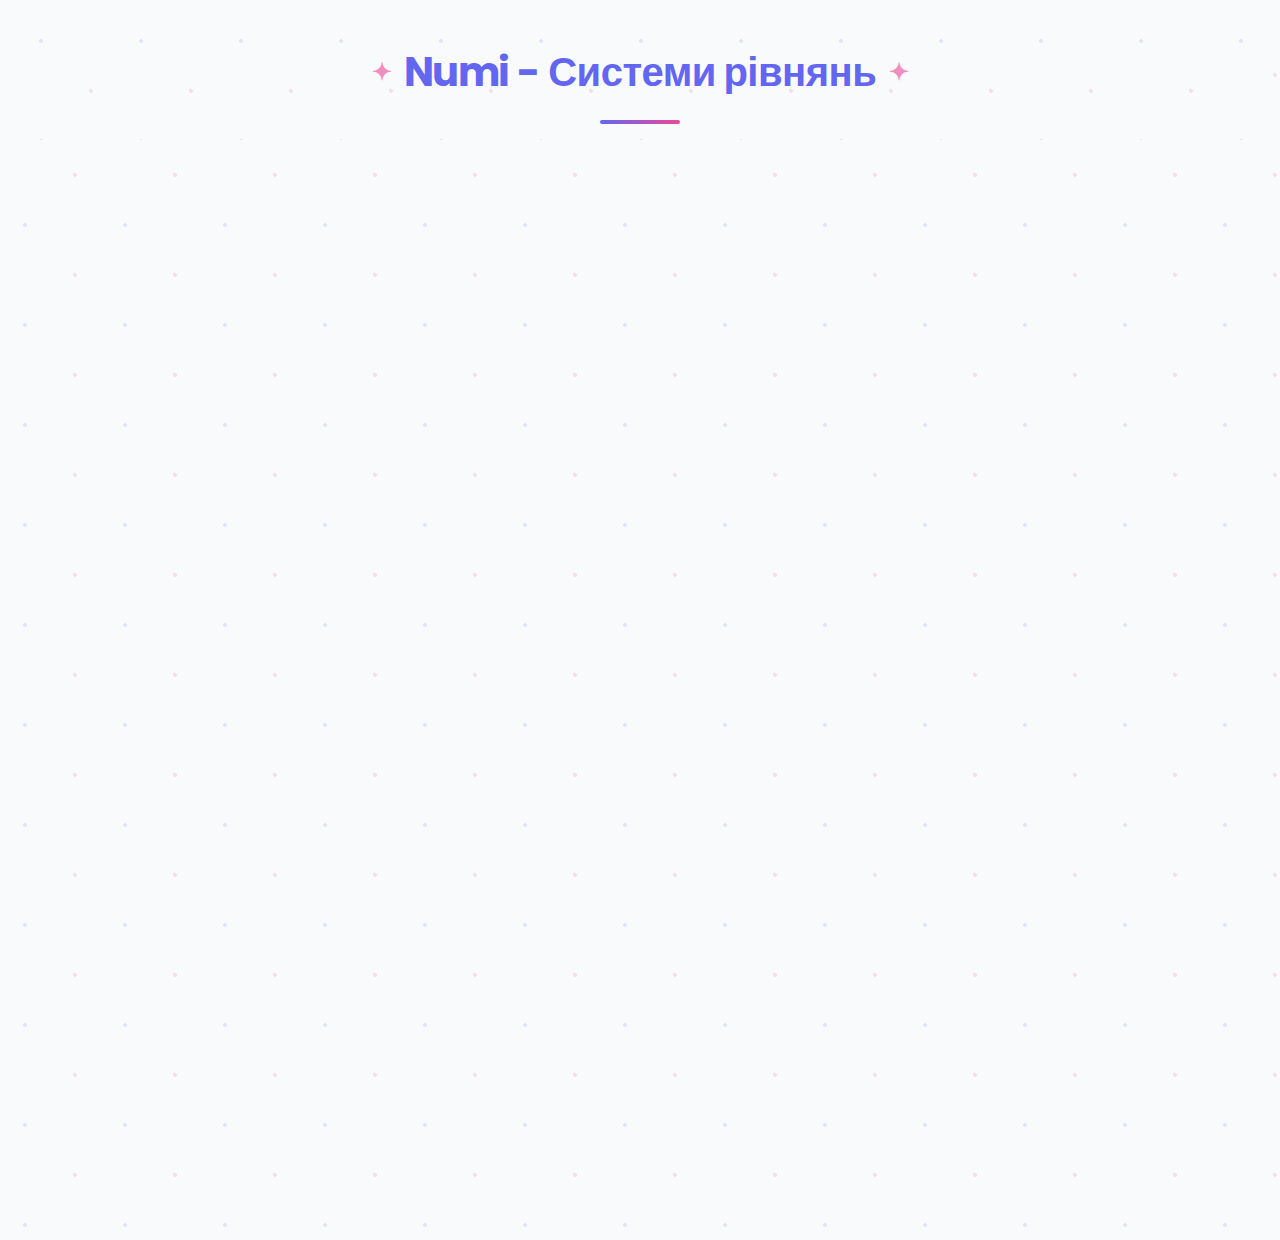
<file: pages/systems.html>
<!DOCTYPE html>
<html lang="uk">

<head>
    <meta charset="UTF-8">
    <meta name="viewport" content="width=device-width, initial-scale=1.0">
    <title>Numi - Системи рівнянь</title>
    <link rel="stylesheet" href="https://fonts.googleapis.com/css2?family=Poppins:wght@300;400;500;600;700&display=swap">
    <style>
        :root {
            --primary: #6366f1;
            --primary-dark: #4f46e5;
            --secondary: #ec4899;
            --accent: #8b5cf6;
            --bg-color: #f8fafc;
            --card-bg: #ffffff;
            --text-primary: #1e293b;
            --text-secondary: #64748b;
            --border-radius: 12px;
        }

        * {
            margin: 0;
            padding: 0;
            box-sizing: border-box;
        }

        body {
            font-family: 'Poppins', sans-serif;
            background-color: var(--bg-color);
            color: var(--text-primary);
            line-height: 1.6;
            max-width: 1400px;
            margin: 0 auto;
            padding: 1rem;
            background-image:
                radial-gradient(circle at 25px 25px, rgba(99, 102, 241, 0.15) 2%, transparent 0%),
                radial-gradient(circle at 75px 75px, rgba(236, 72, 153, 0.15) 2%, transparent 0%);
            background-size: 100px 100px;
        }

        .header {
            text-align: center;
            margin-bottom: 2rem;
            position: relative;
            padding-top: 1.5rem;
            top: 0;
            background-color: var(--bg-color);
            z-index: 10;
            padding-bottom: 1rem;
            background-image:
                radial-gradient(circle at 25px 25px, rgba(99, 102, 241, 0.15) 2%, transparent 0%),
                radial-gradient(circle at 75px 75px, rgba(236, 72, 153, 0.15) 2%, transparent 0%);
            background-size: 100px 100px;
        }

        .header::after {
            content: "";
            display: block;
            width: 80px;
            height: 4px;
            background: linear-gradient(to right, var(--primary), var(--secondary));
            margin: 0.5rem auto 0;
            border-radius: 2px;
        }

        h1 {
            font-size: 2.5rem;
            font-weight: 700;
            color: var(--primary);
            letter-spacing: -0.5px;
            margin-bottom: 0.5rem;
            position: relative;
            display: inline-block;
        }

        h1::before,
        h1::after {
            content: "✦";
            font-size: 1.5rem;
            position: absolute;
            top: 50%;
            transform: translateY(-50%);
            color: var(--secondary);
            opacity: 0.6;
        }

        h1::before {
            left: -2rem;
        }

        h1::after {
            right: -2rem;
        }

        .systems-container {
            display: grid;
            grid-template-columns: repeat(auto-fill, minmax(300px, 1fr));
            gap: 2rem;
            margin-bottom: 2.5rem;
        }

        .system-card {
            background-color: var(--card-bg);
            border-radius: var(--border-radius);
            box-shadow: 0 10px 15px -3px rgba(0, 0, 0, 0.1), 0 4px 6px -2px rgba(0, 0, 0, 0.05);
            padding: 1.5rem;
            transition: transform 0.3s ease, box-shadow 0.3s ease;
            position: relative;
            overflow: hidden;
            border: 1px solid rgba(99, 102, 241, 0.1);
        }

        .system-card::before {
            content: "";
            position: absolute;
            top: 0;
            left: 0;
            right: 0;
            height: 4px;
            background: linear-gradient(to right, var(--primary), var(--accent));
        }

        .system-card:hover {
            transform: translateY(-5px);
            box-shadow: 0 15px 25px -5px rgba(0, 0, 0, 0.1), 0 10px 10px -5px rgba(0, 0, 0, 0.04);
        }

        .system-card h2 {
            text-align: center;
            color: var(--primary);
            font-weight: 600;
            margin-bottom: 1.2rem;
            font-size: 1.3rem;
            padding-bottom: 0.75rem;
            border-bottom: 1px dashed rgba(99, 102, 241, 0.3);
        }

        .equation {
            font-family: 'Times New Roman', serif;
            font-size: 1.2rem;
            text-align: center;
            margin: 1rem 0;
            padding: 1rem;
            background-color: rgba(99, 102, 241, 0.05);
            border-radius: var(--border-radius);
        }

        .method {
            margin-top: 1rem;
            color: var(--text-secondary);
            font-size: 0.9rem;
        }

        .steps {
            margin-left: 1.5rem;
            margin-top: 1rem;
        }

        .steps li {
            margin-bottom: 0.5rem;
        }

        .back-to-top {
            position: fixed;
            bottom: 20px;
            right: 20px;
            padding: 12px;
            border-radius: 50%;
            background: linear-gradient(to right, var(--primary), var(--primary-dark));
            color: white;
            border: none;
            cursor: pointer;
            display: flex;
            align-items: center;
            justify-content: center;
            box-shadow: 0 4px 10px rgba(99, 102, 241, 0.3);
            opacity: 0;
            transition: opacity 0.3s, transform 0.3s;
            z-index: 100;
            transform: translateY(20px);
        }

        .back-to-top.visible {
            opacity: 1;
            transform: translateY(0);
        }

        .back-to-top:hover {
            transform: translateY(-5px);
        }

        .card-appear {
            animation: fadeInUp 0.6s ease forwards;
            opacity: 0;
            transform: translateY(20px);
        }

        @keyframes fadeInUp {
            to {
                opacity: 1;
                transform: translateY(0);
            }
        }

        @media (max-width: 768px) {
            body {
                padding: 1.5rem;
            }

            h1 {
                font-size: 2rem;
            }

            h1::before,
            h1::after {
                display: none;
            }

            .systems-container {
                grid-template-columns: 1fr;
            }
        }
    </style>
</head>

<body>
    <div class="header">
        <h1>Numi - Системи рівнянь</h1>
    </div>

    <div class="systems-container">
      
        <div class="system-card card-appear" style="animation-delay: 0.1s;">
            <h2>Метод підстановки</h2>
            <div class="equation">
                2x + y = 5<br>
                x - y = 1
            </div>
            <div class="method">
                <strong>Кроки розв'язання:</strong>
                <ol class="steps">
                    <li>Виразити одну змінну з одного рівняння</li>
                    <li>Підставити вираз в інше рівняння</li>
                    <li>Розв'язати отримане рівняння</li>
                    <li>Знайти іншу змінну</li>
                </ol>
                <div class="equation">
                    Розв'язок: x = 2, y = 1
                </div>
            </div>
        </div>

       
        <div class="system-card card-appear" style="animation-delay: 0.2s;">
            <h2>Метод додавання</h2>
            <div class="equation">
                3x + 2y = 8<br>
                2x - y = 3
            </div>
            <div class="method">
                <strong>Кроки розв'язання:</strong>
                <ol class="steps">
                    <li>Помножити рівняння на множники</li>
                    <li>Додати або відняти рівняння</li>
                    <li>Розв'язати отримане рівняння</li>
                    <li>Знайти іншу змінну</li>
                </ol>
                <div class="equation">
                    Розв'язок: x = 2, y = 1
                </div>
            </div>
        </div>

        
        <div class="system-card card-appear" style="animation-delay: 0.3s;">
            <h2>Графічний метод</h2>
            <div class="equation">
                y = 2x + 1<br>
                y = -x + 4
            </div>
            <div class="method">
                <strong>Кроки розв'язання:</strong>
                <ol class="steps">
                    <li>Побудувати графіки обох рівнянь</li>
                    <li>Знайти точку перетину графіків</li>
                    <li>Координати точки - розв'язок системи</li>
                </ol>
                <div class="equation">
                    Розв'язок: x = 1, y = 3
                </div>
            </div>
        </div>

       
        <div class="system-card card-appear" style="animation-delay: 0.4s;">
            <h2>Система з трьома змінними</h2>
            <div class="equation">
                x + y + z = 6<br>
                2x + y - z = 3<br>
                x - y + z = 2
            </div>
            <div class="method">
                <strong>Кроки розв'язання:</strong>
                <ol class="steps">
                    <li>Використати метод послідовного виключення</li>
                    <li>Спростити до системи з двома змінними</li>
                    <li>Розв'язати отриману систему</li>
                    <li>Знайти третю змінну</li>
                </ol>
                <div class="equation">
                    Розв'язок: x = 1, y = 2, z = 3
                </div>
            </div>
        </div>
    </div>

    <button id="backToTopBtn" class="back-to-top" onclick="scrollToTop()">
        <svg xmlns="http://www.w3.org/2000/svg" width="24" height="24" viewBox="0 0 24 24" fill="none"
            stroke="currentColor" stroke-width="2" stroke-linecap="round" stroke-linejoin="round">
            <path d="M18 15l-6-6-6 6" />
        </svg>
    </button>

    <script>
     
        const backToTopBtn = document.getElementById('backToTopBtn');

        
        window.addEventListener('scroll', function () {
            if (window.pageYOffset > 300) {
                backToTopBtn.classList.add('visible');
            } else {
                backToTopBtn.classList.remove('visible');
            }
        });


        function scrollToTop() {
            window.scrollTo({
                top: 0,
                behavior: 'smooth'
            });
        }


        document.addEventListener('DOMContentLoaded', function() {
            const cards = document.querySelectorAll('.card-appear');
            cards.forEach((card, index) => {
                card.style.animationDelay = `${index * 0.1}s`;
            });
        });
    </script>
</body>

</html>
</file>
<file: styles/SquareCubes.css>
@import url('https://fonts.googleapis.com/css2?family=Poppins:wght@300;400;500;600;700&display=swap');

:root {
    --primary-color: #4361ee;
    --primary-light: #4895ef;
    --secondary-color: #3f37c9;
    --accent-color: #4cc9f0;
    --background-color: #f8f9fa;
    --surface-color: #ffffff;
    --text-primary: #2b2d42;
    --text-secondary: #6c757d;
    --border-color: #e9ecef;
    --success-color: #4caf50;
    --hover-color: #f0f7ff;
    --shadow-sm: 0 2px 4px rgba(0, 0, 0, 0.05);
    --shadow-md: 0 5px 15px rgba(0, 0, 0, 0.1);
    --border-radius: 12px;
    --transition: all 0.3s ease;
}

* {
    margin: 0;
    padding: 0;
    box-sizing: border-box;
}

body {
    font-family: 'Poppins', sans-serif;
    background-color: var(--background-color);
    color: var(--text-primary);
    line-height: 1.6;
    padding: 20px;
    background-image:
        radial-gradient(circle at 100px 100px, rgba(67, 97, 238, 0.07) 12px, transparent 2px),
        radial-gradient(circle at 200px 200px, rgba(76, 201, 240, 0.07) 12px, transparent 2px);
    background-size: 300px 300px;
}

.container {
    max-width: 700px;
    margin: 0 auto;
    padding: 40px 20px;
    background-color: var(--surface-color);
    border-radius: var(--border-radius);
    box-shadow: var(--shadow-md);
    border: 1px solid var(--border-color);
    position: relative;
}

h1 {
    text-align: center;
    margin-bottom: 30px;
    font-weight: 700;
    color: var(--primary-color);
    font-size: 2.2rem;
    position: relative;
    padding-bottom: 15px;
}

h1::after {
    content: "";
    position: relative;
    bottom: 0;
    left: 50%;
    transform: translateX(-50%);
    width: 100px;
    height: 4px;
    background: linear-gradient(to right, var(--primary-color), var(--accent-color));
    border-radius: 2px;
}

table {
    width: 100%;
    border-collapse: separate;
    border-spacing: 0;
    margin-bottom: 30px;
    table-layout: fixed;
}

thead {
    background: linear-gradient(to right, var(--primary-color), var(--primary-light));
    color: white;
    position: sticky;
    top: 0;
    z-index: 10;
}

th {
    padding: 16px 15px;
    font-weight: 600;
    text-align: left;
    text-transform: uppercase;
    font-size: 0.9rem;
    letter-spacing: 0.5px;
}

th:first-child {
    border-top-left-radius: 8px;
}

th:last-child {
    border-top-right-radius: 8px;
}

tbody tr {
    transition: var(--transition);
    border-bottom: 1px solid var(--border-color);
}

tbody tr:hover {
    background-color: var(--hover-color);
    transform: translateY(-2px);
    box-shadow: var(--shadow-sm);
}

tbody tr:nth-child(odd) {
    background-color: rgba(67, 97, 238, 0.03);
}

tbody tr:nth-child(odd):hover {
    background-color: var(--hover-color);
}

td {
    padding: 16px 15px;
    border-bottom: 1px solid var(--border-color);
    font-weight: 400;
}

td:first-child {
    font-weight: 600;
    color: var(--secondary-color);
}


td:nth-child(2) {
    color: #2c5282;
  
    background-color: rgba(76, 201, 240, 0.05);
}

td:nth-child(3) {
    color: #44337a;

    background-color: rgba(63, 55, 201, 0.05);
}

.pagination {
    display: flex;
    justify-content: center;
    gap: 15px;
    margin-top: 30px;
}

button {
    padding: 12px 25px;
    background: linear-gradient(to right, var(--primary-color), var(--primary-light));
    color: white;
    border: none;
    border-radius: 50px;
    cursor: pointer;
    font-family: 'Poppins', sans-serif;
    font-weight: 500;
    font-size: 1rem;
    transition: var(--transition);
    box-shadow: 0 3px 6px rgba(0, 0, 0, 0.1);
}

button:hover:not(:disabled) {
    transform: translateY(-2px);
    box-shadow: 0 5px 12px rgba(0, 0, 0, 0.15);
}

button:active:not(:disabled) {
    transform: translateY(0);
}

button:disabled {
    background: linear-gradient(to right, #a0a0a0, #c0c0c0);
    cursor: not-allowed;
    opacity: 0.7;
}


@keyframes fadeIn {
    from {
        opacity: 0;
        transform: translateY(10px);
    }

    to {
        opacity: 1;
        transform: translateY(0);
    }
}

tbody tr {
    animation: fadeIn 0.3s ease-in-out forwards;
    opacity: 0;
}


tbody tr:nth-child(1) {
    animation-delay: 0.05s;
}

tbody tr:nth-child(2) {
    animation-delay: 0.1s;
}

tbody tr:nth-child(3) {
    animation-delay: 0.15s;
}

tbody tr:nth-child(4) {
    animation-delay: 0.2s;
}

tbody tr:nth-child(5) {
    animation-delay: 0.25s;
}

tbody tr:nth-child(6) {
    animation-delay: 0.3s;
}

tbody tr:nth-child(7) {
    animation-delay: 0.35s;
}

tbody tr:nth-child(8) {
    animation-delay: 0.4s;
}

tbody tr:nth-child(9) {
    animation-delay: 0.45s;
}

tbody tr:nth-child(10) {
    animation-delay: 0.5s;
}


@media (max-width: 768px) {
    .container {
        padding: 20px 10px;
    }

    h1 {
        font-size: 1.8rem;
    }

    table {
        font-size: 0.9rem;
    }

    th,
    td {
        padding: 12px 10px;
    }

    button {
        padding: 10px 20px;
        font-size: 0.9rem;
    }
}

@media (max-width: 480px) {
    h1 {
        font-size: 1.5rem;
    }

    th,
    td {
        padding: 10px 8px;
        font-size: 0.85rem;
    }
}
</file>
